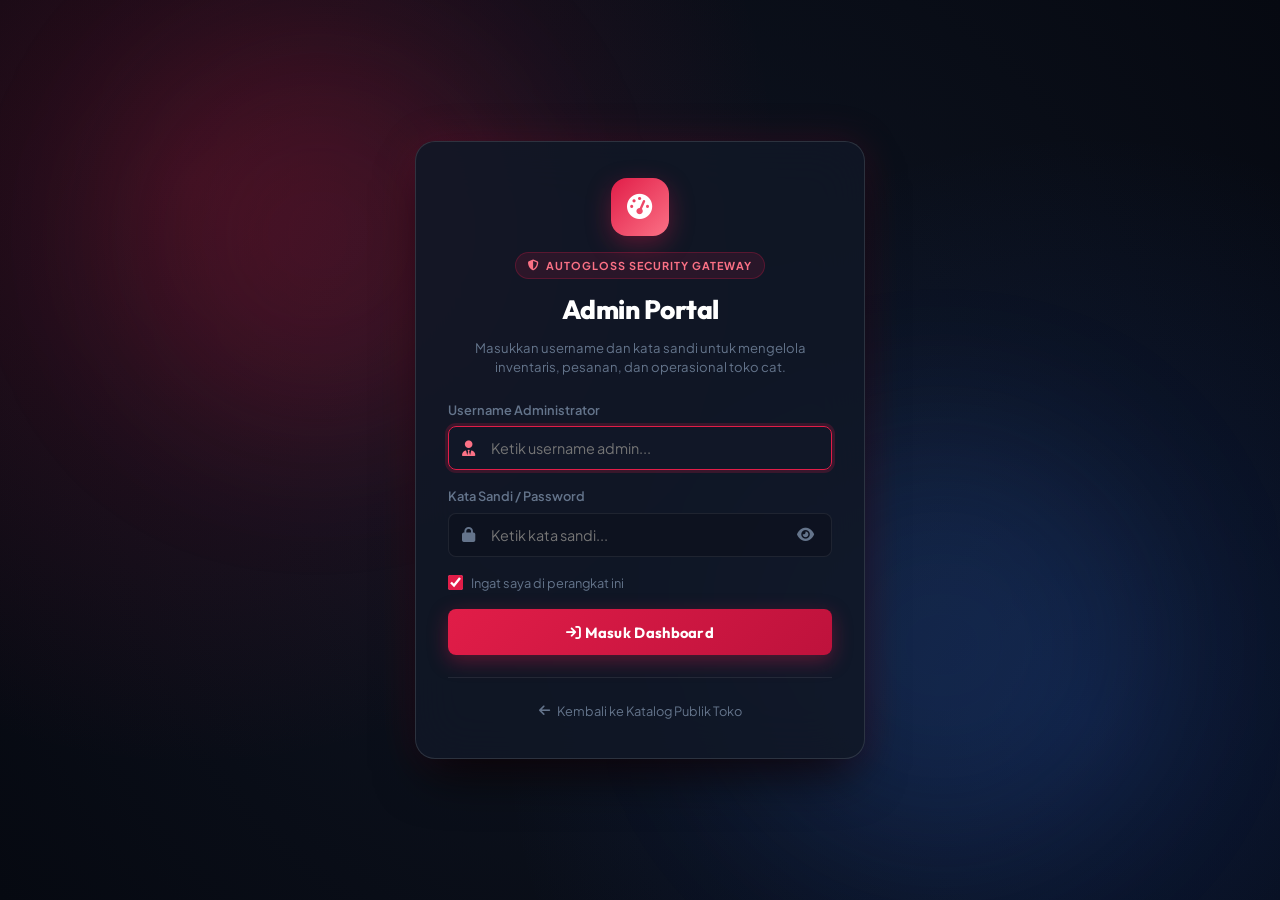
<file: Pem. Web - Copy/admin.html>
<!DOCTYPE html>
<html lang="id">
<head>
    <meta charset="UTF-8">
    <meta name="viewport" content="width=device-width, initial-scale=1.0">
    <title>Admin Dashboard | AutoGloss Hub</title>
    
    <!-- Google Fonts -->
    <link rel="preconnect" href="https://fonts.googleapis.com">
    <link rel="preconnect" href="https://fonts.gstatic.com" crossorigin>
    <link href="https://fonts.googleapis.com/css2?family=Outfit:wght@400;500;600;700;800;900&family=Plus+Jakarta+Sans:wght@300;400;500;600;700;800&display=swap" rel="stylesheet">
    
    <!-- Font Awesome Icons -->
    <link rel="stylesheet" href="https://cdnjs.cloudflare.com/ajax/libs/font-awesome/6.5.1/css/all.min.css">
    
    <!-- Admin Stylesheet -->
    <link rel="stylesheet" href="css/admin.css">
    <link rel="stylesheet" href="css/style.css">
</head>
<body class="auth-locked">

    <!-- ==========================================================================
         ADMIN AUTHENTICATION GATEWAY / LOGIN SCREEN
         ========================================================================== -->
    <div id="adminLoginScreen" class="admin-login-screen">
        <div class="login-decor-blob blob-1"></div>
        <div class="login-decor-blob blob-2"></div>

        <div class="admin-login-card" id="adminLoginCard">
            <!-- Brand Header -->
            <div class="login-brand-header">
                <div class="login-brand-logo">
                    <i class="fa-solid fa-gauge-high"></i>
                </div>
                <div class="login-badge-pill">
                    <i class="fa-solid fa-shield-halved"></i>
                    <span>AUTOGLOSS SECURITY GATEWAY</span>
                </div>
                <h2>Admin Portal</h2>
                <p>Masukkan username dan kata sandi untuk mengelola inventaris, pesanan, dan operasional toko cat.</p>
            </div>

            <!-- Alert Notification Box -->
            <div class="login-alert-box" id="loginAlertBox" style="display: none;">
                <i class="fa-solid fa-circle-exclamation"></i>
                <span id="loginAlertMsg">Username atau kata sandi tidak cocok!</span>
            </div>

            <!-- Login Form -->
            <form id="adminLoginForm" onsubmit="AdminAuth.handleLogin(event)" autocomplete="off">
                <div class="admin-form-group">
                    <label for="adminUsernameInput">Username Administrator</label>
                    <div class="input-icon-wrapper">
                        <i class="fa-solid fa-user-tie input-icon"></i>
                        <input type="text" class="admin-form-control login-input" id="adminUsernameInput" placeholder="Ketik username admin..." required autofocus>
                    </div>
                </div>

                <div class="admin-form-group">
                    <div class="login-password-header">
                        <label for="adminPasswordInput">Kata Sandi / Password</label>
                    </div>
                    <div class="input-icon-wrapper">
                        <i class="fa-solid fa-lock input-icon"></i>
                        <input type="password" class="admin-form-control login-input" id="adminPasswordInput" placeholder="Ketik kata sandi..." required>
                        <button type="button" class="btn-toggle-password" onclick="AdminAuth.togglePasswordVisibility('adminPasswordInput', this)" title="Lihat/Sembunyikan Sandi" tabindex="-1">
                            <i class="fa-solid fa-eye"></i>
                        </button>
                    </div>
                </div>

                <div class="login-options-row">
                    <label class="remember-checkbox-label">
                        <input type="checkbox" id="adminRememberMe" checked>
                        <span>Ingat saya di perangkat ini</span>
                    </label>
                </div>

                <button type="submit" class="btn-login-submit" id="btnLoginSubmit">
                    <span class="btn-text" id="loginBtnText">
                        <i class="fa-solid fa-arrow-right-to-bracket"></i> Masuk Dashboard
                    </span>
                    <span class="btn-spinner" id="loginBtnSpinner" style="display: none;">
                        <i class="fa-solid fa-circle-notch fa-spin"></i> Memverifikasi...
                    </span>
                </button>
            </form>

            <div class="login-card-footer">
                <a href="index.html" class="link-back-store">
                    <i class="fa-solid fa-arrow-left"></i> Kembali ke Katalog Publik Toko
                </a>
            </div>
        </div>
    </div>

    <!-- ADMIN SIDEBAR -->
    <aside class="admin-sidebar" id="adminSidebar">
        <div class="sidebar-header">
            <div class="sidebar-logo-icon">
                <i class="fa-solid fa-gauge-high"></i>
            </div>
            <div class="sidebar-logo-text">
                <h2>AUTOGLOSS</h2>
                <span>ADMIN PANEL</span>
            </div>
        </div>

        <nav class="sidebar-nav">
            <div class="nav-section-title">Menu Utama</div>
            <a href="#dashboard" class="admin-nav-item active" data-tab="dashboard">
                <i class="fa-solid fa-chart-pie"></i>
                <span>Dashboard</span>
            </a>
            <a href="#produk" class="admin-nav-item" data-tab="produk">
                <i class="fa-solid fa-boxes-stacked"></i>
                <span>Produk & Promo</span>
            </a>
            <a href="#stok" class="admin-nav-item" data-tab="stok">
                <i class="fa-solid fa-warehouse"></i>
                <span>Stok Inventaris</span>
            </a>
            <a href="#pesanan" class="admin-nav-item" data-tab="pesanan">
                <i class="fa-solid fa-clipboard-list"></i>
                <span>Pesanan Masuk</span>
            </a>

            <div class="nav-section-title">Manajemen & Sistem</div>
            <a href="#pelanggan" class="admin-nav-item" data-tab="pelanggan">
                <i class="fa-solid fa-users"></i>
                <span>Pelanggan</span>
            </a>
            <a href="#pengaturan" class="admin-nav-item" data-tab="pengaturan">
                <i class="fa-solid fa-sliders"></i>
                <span>Pengaturan Toko</span>
            </a>
        </nav>

        <div class="sidebar-footer">
            <a href="index.html" class="btn-back-to-store">
                <i class="fa-solid fa-store"></i>
                <span>Kembali ke Toko</span>
            </a>
            <button type="button" class="btn-sidebar-logout" onclick="AdminAuth.logout()">
                <i class="fa-solid fa-arrow-right-from-bracket"></i>
                <span>Keluar (Logout)</span>
            </button>
        </div>
    </aside>

    <!-- ADMIN MAIN CONTENT AREA -->
    <main class="admin-main">
        <!-- TOPBAR -->
        <header class="admin-topbar">
            <div class="topbar-left">
                <div class="page-title">
                    <h1 id="adminPageTitle">Dashboard Ringkasan Bisnis</h1>
                </div>
            </div>

            <div class="topbar-right">
                <div class="clock-display" id="adminClock">
                    <!-- Real-time clock via admin.js -->
                </div>
                <div class="admin-profile" id="adminTopProfile">
                    <div class="avatar" id="adminTopAvatar">AD</div>
                    <div class="profile-info">
                        <h4 id="adminProfileName">Admin Toko</h4>
                        <span id="adminProfileRole">Kepala Gudang & Kasir</span>
                    </div>
                </div>
                <button type="button" class="btn-topbar-logout" onclick="AdminAuth.logout()" title="Keluar dari Panel Admin">
                    <i class="fa-solid fa-arrow-right-from-bracket"></i>
                    <span>Keluar</span>
                </button>
            </div>
        </header>

        <!-- CONTAINER -->
        <div class="admin-container">

            <!-- ==========================================
                 TAB 1: DASHBOARD
                 ========================================== -->
            <div class="tab-content active" id="tab-dashboard">
                <!-- KPI Statistics Cards -->
                <div class="stats-grid">
                    <div class="stat-card revenue">
                        <div class="stat-info">
                            <span>Total Omset Penjualan</span>
                            <h2 id="statTotalRevenue">Rp 0</h2>
                            <p><i class="fa-solid fa-arrow-trend-up"></i> Akumulasi transaksi toko</p>
                        </div>
                        <div class="stat-icon"><i class="fa-solid fa-money-bill-wave"></i></div>
                    </div>

                    <div class="stat-card orders">
                        <div class="stat-info">
                            <span>Pesanan Masuk</span>
                            <h2 id="statTotalOrders">0 Pesanan</h2>
                            <p><i class="fa-solid fa-truck-ramp-box"></i> Pick Up & Delivery</p>
                        </div>
                        <div class="stat-icon"><i class="fa-solid fa-cart-flatbed"></i></div>
                    </div>

                    <div class="stat-card stock">
                        <div class="stat-info">
                            <span>Peringatan Stok</span>
                            <h2 id="statLowStock">0 Kritis</h2>
                            <p style="color: #fbbf24;"><i class="fa-solid fa-triangle-exclamation"></i> Stok tersisa &le; 10 kaleng</p>
                        </div>
                        <div class="stat-icon"><i class="fa-solid fa-boxes-packing"></i></div>
                    </div>

                    <div class="stat-card customers">
                        <div class="stat-info">
                            <span>Pelanggan Terdaftar</span>
                            <h2 id="statTotalCustomers">0 Customer</h2>
                            <p><i class="fa-solid fa-user-check"></i> Pelanggan aktif bertransaksi</p>
                        </div>
                        <div class="stat-icon"><i class="fa-solid fa-users"></i></div>
                    </div>
                </div>

                <!-- Alert Banner for Pending Payment Confirmations -->
                <div id="adminPendingPaymentAlert" class="pending-payment-alert" style="display: none;">
                    <div class="pending-alert-icon">
                        <i class="fa-solid fa-bell fa-shake"></i>
                    </div>
                    <div class="pending-alert-content">
                        <h4>Peringatan: Konfirmasi Pembayaran Diperlukan</h4>
                        <p id="pendingAlertText">Ada pesanan baru yang menunggu konfirmasi admin agar pembayaran berhasil masuk ke sistem.</p>
                    </div>
                    <button class="btn-goto-verify" onclick="AdminApp.filterPendingPayments()">
                        <i class="fa-solid fa-list-check"></i> Verifikasi Sekarang
                    </button>
                </div>

                <!-- Dashboard Recent Orders & Best Sellers -->
                <div class="dashboard-grid">
                    <div class="admin-card">
                        <div class="admin-card-header">
                            <h3><i class="fa-solid fa-clock-rotate-left" style="color: #60a5fa;"></i> Pesanan Masuk Terbaru</h3>
                            <button class="btn-primary" style="padding: 6px 14px; font-size: 0.78rem;" onclick="AdminApp.switchTab('pesanan')">
                                Lihat Semua Pesanan
                            </button>
                        </div>
                        <div class="table-responsive">
                            <table class="admin-table">
                                <thead>
                                    <tr>
                                        <th>ID Order</th>
                                        <th>Pelanggan</th>
                                        <th>Metode</th>
                                        <th>Total</th>
                                        <th>Status Pembayaran</th>
                                        <th>Status Pesanan</th>
                                        <th>Aksi</th>
                                    </tr>
                                </thead>
                                <tbody id="dashboardRecentOrders">
                                    <!-- Populated via admin.js -->
                                </tbody>
                            </table>
                        </div>
                    </div>

                    <div class="admin-card">
                        <div class="admin-card-header">
                            <h3><i class="fa-solid fa-fire" style="color: #fb7185;"></i> Produk Terlaris</h3>
                        </div>
                        <div class="admin-card-body" id="dashboardTopProducts">
                            <!-- Populated via admin.js -->
                        </div>
                    </div>
                </div>
            </div>

            <!-- ==========================================
                 TAB 2: PRODUK & PROMO
                 ========================================== -->
            <div class="tab-content" id="tab-produk">
                <div class="admin-card">
                    <div class="admin-card-body">
                        <div class="table-toolbar">
                            <div class="search-filter-box">
                                <input type="text" class="admin-search-input" id="adminProductSearch" placeholder="Cari nama atau ID produk..." oninput="AdminApp.renderProductsTable(this.value, document.getElementById('adminCategoryFilter').value)">
                                
                                <select class="admin-select" id="adminCategoryFilter" onchange="AdminApp.renderProductsTable(document.getElementById('adminProductSearch').value, this.value)">
                                    <option value="Semua">Semua Kategori</option>
                                    <option value="Cat Mobil">Cat Mobil</option>
                                    <option value="Cat Tembok">Cat Tembok</option>
                                    <option value="Cat Kayu">Cat Kayu</option>
                                    <option value="Cat Besi">Cat Besi</option>
                                    <option value="Cat Eksterior">Cat Eksterior</option>
                                    <option value="Aksesoris">Aksesoris</option>
                                </select>
                            <div style="display: flex; gap: 8px; flex-wrap: wrap;">
                                <button class="btn-admin-action-outline" onclick="AdminApp.syncWithRestApi()" title="Sinkronkan data dengan REST API">
                                    <i class="fa-solid fa-arrows-rotate"></i> Sinkron REST API
                                </button>
                                <button class="btn-admin-action" onclick="AdminApp.openAddProductModal()">
                                    <i class="fa-solid fa-plus"></i> Tambah Produk Baru
                                </button>
                            </div>
                        </div>

                        <div class="table-responsive">
                            <table class="admin-table">
                                <thead>
                                    <tr>
                                        <th>ID</th>
                                        <th>Nama Produk & Kemasan</th>
                                        <th>Kategori</th>
                                        <th>Harga Jual</th>
                                        <th>Status Promo</th>
                                        <th>Stok</th>
                                        <th>Aksi</th>
                                    </tr>
                                </thead>
                                <tbody id="productsTableBody">
                                    <!-- Populated via admin.js -->
                                </tbody>
                            </table>
                        </div>
                    </div>
                </div>
            </div>

            <!-- ==========================================
                 TAB 3: STOK & INVENTARIS
                 ========================================== -->
            <div class="tab-content" id="tab-stok">
                <div class="admin-card">
                    <div class="admin-card-body">
                        <div class="table-toolbar">
                            <div class="search-filter-box">
                                <select class="admin-select" onchange="AdminApp.renderStockTable(this.value)">
                                    <option value="all">Semua Kondisi Stok</option>
                                    <option value="low">Hanya Stok Menipis (&le; 10)</option>
                                    <option value="empty">Hanya Stok Habis (0)</option>
                                </select>
                            </div>
                        </div>

                        <div class="table-responsive">
                            <table class="admin-table">
                                <thead>
                                    <tr>
                                        <th>ID</th>
                                        <th>Nama Produk</th>
                                        <th>Kategori</th>
                                        <th>Kemasan</th>
                                        <th>Penyesuaian Cepat (+ / -)</th>
                                        <th>Status Stok</th>
                                        <th>Aksi</th>
                                    </tr>
                                </thead>
                                <tbody id="stockTableBody">
                                    <!-- Populated via admin.js -->
                                </tbody>
                            </table>
                        </div>
                    </div>
                </div>
            </div>

            <!-- ==========================================
                 TAB 4: PESANAN (PICK UP & DELIVERY)
                 ========================================== -->
            <div class="tab-content" id="tab-pesanan">
                <div class="admin-card">
                    <div class="admin-card-body">
                        <!-- Quick Filter Pills -->
                        <div class="order-quick-pills">
                            <button type="button" class="order-pill-btn active" data-filter="all" onclick="AdminApp.setQuickFilter('all')">
                                Semua Pesanan (<span id="pillCountAll">0</span>)
                            </button>
                            <button type="button" class="order-pill-btn alert-pill" data-filter="pending_payment" onclick="AdminApp.setQuickFilter('pending_payment')">
                                <i class="fa-solid fa-hourglass-half"></i> Perlu Konfirmasi Bayar (<span id="pillCountPending">0</span>)
                            </button>
                            <button type="button" class="order-pill-btn" data-filter="Diproses" onclick="AdminApp.setQuickFilter('Diproses')">
                                <i class="fa-solid fa-arrows-rotate"></i> Sedang Diproses (<span id="pillCountProcessing">0</span>)
                            </button>
                            <button type="button" class="order-pill-btn" data-filter="shipping" onclick="AdminApp.setQuickFilter('shipping')">
                                <i class="fa-solid fa-truck-fast"></i> Siap / Dikirim (<span id="pillCountShipping">0</span>)
                            </button>
                            <button type="button" class="order-pill-btn" data-filter="Selesai" onclick="AdminApp.setQuickFilter('Selesai')">
                                <i class="fa-solid fa-circle-check"></i> Selesai (<span id="pillCountCompleted">0</span>)
                            </button>
                        </div>

                        <div class="table-toolbar" style="margin-top: 14px;">
                            <div class="search-filter-box">
                                <input type="text" class="admin-search-input" id="adminOrderSearch" placeholder="Cari No. Pesanan / Nama / No. WA..." oninput="AdminApp.renderOrdersTable()">

                                <select class="admin-select" id="orderFilterType" onchange="AdminApp.renderOrdersTable()">
                                    <option value="all">Semua Tipe Pemenuhan</option>
                                    <option value="pickup">Ambil di Toko (Pick Up)</option>
                                    <option value="delivery">Pengantaran (Delivery)</option>
                                </select>

                                <select class="admin-select" id="orderFilterPayment" onchange="AdminApp.renderOrdersTable()">
                                    <option value="all">Semua Pembayaran</option>
                                    <option value="pending_verify">⏳ Menunggu Konfirmasi Admin</option>
                                    <option value="lunas">✔ Lunas (Berhasil Masuk)</option>
                                    <option value="rejected">✖ Ditolak / Belum Masuk</option>
                                    <option value="cash">💵 Bayar di Kasir / COD</option>
                                </select>

                                <select class="admin-select" id="orderFilterStatus" onchange="AdminApp.renderOrdersTable()">
                                    <option value="all">Semua Status Pesanan</option>
                                    <option value="Pending">Pending / Menunggu Konfirmasi</option>
                                    <option value="Diproses">Diproses</option>
                                    <option value="Siap Diambil">Siap Diambil</option>
                                    <option value="Sedang Dikirim">Sedang Dikirim</option>
                                    <option value="Selesai">Selesai</option>
                                    <option value="Dibatalkan">Dibatalkan</option>
                                </select>
                            </div>
                        </div>

                        <div class="table-responsive">
                            <table class="admin-table">
                                <thead>
                                    <tr>
                                        <th>No. Pesanan & Waktu</th>
                                        <th>Pelanggan & Kontak</th>
                                        <th>Metode & Detail Tujuan</th>
                                        <th>Total Tagihan</th>
                                        <th style="min-width: 230px;">Konfirmasi Pembayaran (Admin)</th>
                                        <th>Status Pesanan</th>
                                        <th>Aksi</th>
                                    </tr>
                                </thead>
                                <tbody id="ordersTableBody">
                                    <!-- Populated via admin.js -->
                                </tbody>
                            </table>
                        </div>
                    </div>
                </div>
            </div>

            <!-- ==========================================
                 TAB 5: PELANGGAN
                 ========================================== -->
            <div class="tab-content" id="tab-pelanggan">
                <div class="admin-card">
                    <div class="admin-card-body">
                        <div class="table-responsive">
                            <table class="admin-table">
                                <thead>
                                    <tr>
                                        <th>ID</th>
                                        <th>Nama Pelanggan</th>
                                        <th>No. WhatsApp</th>
                                        <th>Email</th>
                                        <th>Total Pesanan</th>
                                        <th>Total Transaksi</th>
                                        <th>Terakhir Belanja</th>
                                    </tr>
                                </thead>
                                <tbody id="customersTableBody">
                                    <!-- Populated via admin.js -->
                                </tbody>
                            </table>
                        </div>
                    </div>
                </div>
            </div>

            <!-- ==========================================
                 TAB 6: PENGATURAN
                 ========================================== -->
            <div class="tab-content" id="tab-pengaturan">
                <div class="settings-section-card">
                    <h3><i class="fa-solid fa-store" style="color: var(--primary);"></i> Informasi Umum Toko</h3>
                    <p>Atur identitas toko, nomor bantuan pelanggan WhatsApp, dan jadwal jam kerja.</p>

                    <div class="form-row">
                        <div class="admin-form-group">
                            <label>Nama Toko</label>
                            <input type="text" class="admin-form-control" id="settingStoreName">
                        </div>
                        <div class="admin-form-group">
                            <label>Tagline / Slogan</label>
                            <input type="text" class="admin-form-control" id="settingStoreTagline">
                        </div>
                    </div>

                    <div class="form-row">
                        <div class="admin-form-group">
                            <label>No. WhatsApp CS Toko</label>
                            <input type="text" class="admin-form-control" id="settingStorePhone">
                        </div>
                        <div class="admin-form-group">
                            <label>Email Toko</label>
                            <input type="email" class="admin-form-control" id="settingStoreEmail">
                        </div>
                    </div>

                    <div class="admin-form-group">
                        <label>Alamat Toko Pusat</label>
                        <input type="text" class="admin-form-control" id="settingStoreAddress">
                    </div>

                    <div class="admin-form-group">
                        <label>Jam Operasional</label>
                        <input type="text" class="admin-form-control" id="settingStoreHours">
                    </div>

                    <div style="display: flex; gap: 12px; margin-top: 20px;">
                        <button type="button" class="btn-admin-action" onclick="AdminApp.saveSettings()">
                            <i class="fa-solid fa-floppy-disk"></i> Simpan Pengaturan
                        </button>
                    </div>
                </div>

                <!-- KREDENSIAL & KEAMANAN AKUN ADMIN -->
                <div class="settings-section-card" id="adminSecurityCard">
                    <h3><i class="fa-solid fa-user-shield" style="color: #60a5fa;"></i> Keamanan & Akun Login Administrator</h3>
                    <p>Perbarui username dan kata sandi akses administrator untuk mengamankan data transaksi dan inventaris toko.</p>

                    <form id="formUpdateCredentials" onsubmit="AdminAuth.handleUpdateCredentials(event)">
                        <div class="form-row">
                            <div class="admin-form-group">
                                <label>Username Admin Baru *</label>
                                <div class="input-icon-wrapper">
                                    <i class="fa-solid fa-user-pen input-icon"></i>
                                    <input type="text" class="admin-form-control login-input" id="settingNewUsername" placeholder="Username baru..." required>
                                </div>
                            </div>
                            <div class="admin-form-group">
                                <label>Kata Sandi Saat Ini (Verifikasi) *</label>
                                <div class="input-icon-wrapper">
                                    <i class="fa-solid fa-lock input-icon"></i>
                                    <input type="password" class="admin-form-control login-input" id="settingCurrentPassword" placeholder="Sandi saat ini..." required>
                                    <button type="button" class="btn-toggle-password" onclick="AdminAuth.togglePasswordVisibility('settingCurrentPassword', this)" tabindex="-1">
                                        <i class="fa-solid fa-eye"></i>
                                    </button>
                                </div>
                            </div>
                        </div>

                        <div class="form-row">
                            <div class="admin-form-group">
                                <label>Kata Sandi Baru *</label>
                                <div class="input-icon-wrapper">
                                    <i class="fa-solid fa-key input-icon"></i>
                                    <input type="password" class="admin-form-control login-input" id="settingNewPassword" placeholder="Minimal 5 karakter..." required>
                                    <button type="button" class="btn-toggle-password" onclick="AdminAuth.togglePasswordVisibility('settingNewPassword', this)" tabindex="-1">
                                        <i class="fa-solid fa-eye"></i>
                                    </button>
                                </div>
                            </div>
                            <div class="admin-form-group">
                                <label>Konfirmasi Kata Sandi Baru *</label>
                                <div class="input-icon-wrapper">
                                    <i class="fa-solid fa-shield-halved input-icon"></i>
                                    <input type="password" class="admin-form-control login-input" id="settingConfirmPassword" placeholder="Ulangi kata sandi baru..." required>
                                    <button type="button" class="btn-toggle-password" onclick="AdminAuth.togglePasswordVisibility('settingConfirmPassword', this)" tabindex="-1">
                                        <i class="fa-solid fa-eye"></i>
                                    </button>
                                </div>
                            </div>
                        </div>

                        <div id="credentialAlertBox" style="display: none; padding: 10px 14px; border-radius: var(--radius-sm); font-size: 0.84rem; margin-bottom: 14px;"></div>

                        <div style="display: flex; gap: 12px; margin-top: 10px;">
                            <button type="submit" class="btn-admin-action" style="background: linear-gradient(135deg, #2563eb, #3b82f6);">
                                <i class="fa-solid fa-shield-halved"></i> Simpan Perubahan Akun
                            </button>
                        </div>
                    </form>
                </div>

                <div class="settings-section-card" style="border-color: rgba(239, 68, 68, 0.3);">
                    <h3 style="color: #f87171;"><i class="fa-solid fa-triangle-exclamation"></i> Reset Database Demo</h3>
                    <p>Kembalikan seluruh data katalog, pesanan, dan stok ke data bawaan awal untuk presentasi dosen / pengujian sistem.</p>
                    <button type="button" class="btn-icon-action delete" style="width: auto; padding: 10px 18px; border-radius: var(--radius-sm); font-weight: 600;" onclick="AdminApp.resetAllData()">
                        <i class="fa-solid fa-arrows-rotate"></i> Reset Seluruh Data ke Bawaan
                    </button>
                </div>
            </div>

        </div>
    </main>

    <!-- MODAL TAMBAH / EDIT PRODUK -->
    <div class="admin-modal-overlay" id="productFormModal">
        <div class="admin-modal">
            <div class="admin-modal-header">
                <h3 id="productModalTitle">Tambah Produk Baru</h3>
                <button class="btn-close-modal" onclick="AdminApp.closeProductModal()"><i class="fa-solid fa-xmark"></i></button>
            </div>
            <div class="admin-modal-body">
                <form id="productForm">
                    <div class="admin-form-group">
                        <label>Nama Produk Lengkap *</label>
                        <input type="text" class="admin-form-control" id="formProdName" placeholder="Contoh: Sikkens Autoclear Plus 2K" required>
                    </div>

                    <div class="form-row">
                        <div class="admin-form-group">
                            <label>Kategori Utama *</label>
                            <select class="admin-form-control" id="formProdCategory">
                                <option value="Cat Mobil">Cat Mobil</option>
                                <option value="Cat Tembok">Cat Tembok</option>
                                <option value="Cat Kayu">Cat Kayu</option>
                                <option value="Cat Besi">Cat Besi</option>
                                <option value="Cat Eksterior">Cat Eksterior</option>
                                <option value="Aksesoris">Aksesoris</option>
                            </select>
                        </div>
                        <div class="admin-form-group">
                            <label>Sub-Kategori</label>
                            <input type="text" class="admin-form-control" id="formProdSub" placeholder="Contoh: Clear Coat / Body Paint">
                        </div>
                    </div>

                    <div class="form-row">
                        <div class="admin-form-group">
                            <label>Harga Jual (Rp) *</label>
                            <input type="number" class="admin-form-control" id="formProdPrice" placeholder="150000" required>
                        </div>
                        <div class="admin-form-group">
                            <label>Harga Normal / Coret (Rp)</label>
                            <input type="number" class="admin-form-control" id="formProdOriginalPrice" placeholder="180000">
                        </div>
                    </div>

                    <div class="form-row">
                        <div class="admin-form-group">
                            <label>Jumlah Stok Awal *</label>
                            <input type="number" class="admin-form-control" id="formProdStock" placeholder="25" required>
                        </div>
                        <div class="admin-form-group">
                            <label>Satuan Kemasan</label>
                            <input type="text" class="admin-form-control" id="formProdUnit" placeholder="1 Liter / 2.5 Liter / 1 Kg">
                        </div>
                    </div>

                    <!-- Promo Settings -->
                    <div style="background: rgba(225, 29, 72, 0.08); border: 1px dashed rgba(225, 29, 72, 0.3); border-radius: var(--radius-sm); padding: 14px; margin-bottom: 16px;">
                        <label style="display: flex; align-items: center; gap: 8px; color: #fb7185; font-weight: 700; cursor: pointer;">
                            <input type="checkbox" id="formIsPromo">
                            <span>Pasang sebagai Produk Promo Diskon</span>
                        </label>
                        <div style="margin-top: 10px;">
                            <label style="font-size: 0.78rem; color: var(--text-muted);">Persentase Diskon (%)</label>
                            <input type="number" class="admin-form-control" id="formProdDiscount" placeholder="Contoh: 15" style="width: 120px;">
                        </div>
                    </div>

                    <div class="admin-form-group">
                        <label>URL Gambar Produk</label>
                        <input type="text" class="admin-form-control" id="formProdImage" placeholder="https://images.unsplash.com/...">
                    </div>

                    <div class="admin-form-group">
                        <label>Deskripsi & Keunggulan</label>
                        <textarea class="admin-form-control" id="formProdDesc" rows="3" placeholder="Deskripsikan formula cat, ketahanan cuaca, dan cara pemakaian..."></textarea>
                    </div>
                </form>
            </div>
            <div class="admin-modal-footer">
                <button type="button" class="btn-secondary" onclick="AdminApp.closeProductModal()">Batal</button>
                <button type="button" class="btn-admin-action" onclick="AdminApp.saveProductForm()">
                    <i class="fa-solid fa-check"></i> Simpan Produk
                </button>
            </div>
        </div>
    </div>

    <!-- MODAL SURAT JALAN / INVOICE ADMIN -->
    <div class="admin-modal-overlay" id="adminInvoiceModal">
        <div class="admin-modal" style="max-width: 680px; background: #fff;">
            <div class="admin-modal-header" style="background: #f8fafc; border-bottom: 1px solid #e2e8f0;">
                <h3 style="color: #0f172a;"><i class="fa-solid fa-print"></i> Cetak Surat Jalan & Nota Kasir</h3>
                <button class="btn-close-modal" onclick="AdminApp.closeAdminInvoiceModal()" style="color: #64748b;"><i class="fa-solid fa-xmark"></i></button>
            </div>
            <div class="admin-modal-body" id="adminInvoiceContent" style="padding: 0;">
                <!-- Populated via admin.js -->
            </div>
            <div class="admin-modal-footer" style="background: #f8fafc; border-top: 1px solid #e2e8f0;">
                <button type="button" class="btn-secondary" onclick="AdminApp.closeAdminInvoiceModal()" style="color: #334155; border-color: #cbd5e1;">Tutup</button>
                <button type="button" class="btn-admin-action" onclick="window.print()">
                    <i class="fa-solid fa-print"></i> Cetak Surat Jalan
                </button>
            </div>
        </div>
    </div>

    <!-- MODAL VERIFIKASI PEMBAYARAN & LIHAT BUKTI BAYAR ADMIN -->
    <div class="admin-modal-overlay" id="adminPaymentProofModal">
        <div class="admin-modal" style="max-width: 580px;">
            <div class="admin-modal-header">
                <h3><i class="fa-solid fa-receipt" style="color: #60a5fa;"></i> Verifikasi Pembayaran & Bukti Transfer</h3>
                <button class="btn-close-modal" onclick="AdminApp.closePaymentProofModal()"><i class="fa-solid fa-xmark"></i></button>
            </div>
            <div class="admin-modal-body" id="adminPaymentProofBody" style="padding: 20px;">
                <!-- Populated via admin.js -->
            </div>
            <div class="admin-modal-footer" id="adminPaymentProofFooter">
                <!-- Action buttons populated via admin.js -->
            </div>
        </div>
    </div>

    <!-- Toast Notification -->
    <div id="adminToast" class="admin-toast">
        <i class="fa-solid fa-circle-check" id="adminToastIcon"></i>
        <span id="adminToastMsg">Berhasil!</span>
    </div>

    <!-- Scripts -->
    <script src="js/data.js"></script>
    <script src="js/admin.js"></script>
</body>
</html>
</file>
<file: Pem. Web - Copy/css/admin.css>
/* ==========================================================================
   AUTOGLOSS ADMIN DASHBOARD - MODERN BACKOFFICE STYLES
   Pemrograman Web - Semester 5
   ========================================================================== */

@import url('https://fonts.googleapis.com/css2?family=Outfit:wght@400;500;600;700;800&family=Plus+Jakarta+Sans:wght@300;400;500;600;700&display=swap');

:root {
    --admin-bg: #090d16;
    --sidebar-bg: #0d121f;
    --card-bg: #111726;
    --card-surface: #171f33;
    --border-color: rgba(255, 255, 255, 0.08);

    --primary: #e11d48;
    --primary-light: #fb7185;
    --primary-glow: rgba(225, 29, 72, 0.35);

    --accent-blue: #3b82f6;
    --accent-green: #10b981;
    --accent-amber: #f59e0b;
    --accent-purple: #8b5cf6;

    --text-main: #f8fafc;
    --text-muted: #94a3b8;
    --text-faint: #64748b;

    --font-head: 'Outfit', sans-serif;
    --font-body: 'Plus Jakarta Sans', sans-serif;

    --radius-sm: 8px;
    --radius-md: 12px;
    --radius-lg: 18px;

    --transition: all 0.2s ease;
}

*,
*::before,
*::after {
    margin: 0;
    padding: 0;
    box-sizing: border-box;
}

body {
    font-family: var(--font-body);
    background-color: var(--admin-bg);
    color: var(--text-main);
    display: flex;
    min-height: 100vh;
    overflow-x: hidden;
}

/* ==========================================================================
   SIDEBAR
   ========================================================================== */
.admin-sidebar {
    width: 260px;
    background-color: var(--sidebar-bg);
    border-right: 1px solid var(--border-color);
    display: flex;
    flex-direction: column;
    position: fixed;
    top: 0;
    bottom: 0;
    left: 0;
    z-index: 100;
    transition: var(--transition);
}

.sidebar-header {
    padding: 24px 20px;
    border-bottom: 1px solid var(--border-color);
    display: flex;
    align-items: center;
    gap: 12px;
}

.sidebar-logo-icon {
    width: 38px;
    height: 38px;
    background: linear-gradient(135deg, var(--primary), #fb7185);
    border-radius: 10px;
    display: flex;
    align-items: center;
    justify-content: center;
    color: #fff;
    font-size: 1.1rem;
    box-shadow: 0 4px 12px var(--primary-glow);
}

.sidebar-logo-text h2 {
    font-family: var(--font-head);
    font-size: 1.15rem;
    font-weight: 800;
    color: #fff;
    line-height: 1.1;
}

.sidebar-logo-text span {
    font-size: 0.68rem;
    text-transform: uppercase;
    letter-spacing: 1.2px;
    color: var(--primary-light);
    font-weight: 700;
}

.sidebar-nav {
    flex: 1;
    padding: 20px 14px;
    overflow-y: auto;
    display: flex;
    flex-direction: column;
    gap: 6px;
}

.nav-section-title {
    font-size: 0.68rem;
    font-weight: 700;
    text-transform: uppercase;
    letter-spacing: 1px;
    color: var(--text-faint);
    padding: 10px 12px 6px;
}

.admin-nav-item {
    display: flex;
    align-items: center;
    gap: 12px;
    padding: 11px 16px;
    border-radius: var(--radius-sm);
    color: var(--text-muted);
    font-size: 0.9rem;
    font-weight: 500;
    cursor: pointer;
    transition: var(--transition);
    text-decoration: none;
}

.admin-nav-item i {
    font-size: 1.05rem;
    width: 20px;
    text-align: center;
}

.admin-nav-item:hover {
    background: rgba(255, 255, 255, 0.05);
    color: #fff;
}

.admin-nav-item.active {
    background: linear-gradient(90deg, rgba(225, 29, 72, 0.15), rgba(225, 29, 72, 0.05));
    border-left: 3px solid var(--primary);
    color: #fff;
    font-weight: 600;
}

.admin-nav-item.active i {
    color: var(--primary-light);
}

.nav-badge {
    margin-left: auto;
    background: var(--primary);
    color: #fff;
    font-size: 0.72rem;
    font-weight: 700;
    padding: 2px 7px;
    border-radius: 99px;
}

.sidebar-footer {
    padding: 16px 18px;
    border-top: 1px solid var(--border-color);
}

.btn-back-to-store {
    width: 100%;
    background: rgba(255, 255, 255, 0.06);
    border: 1px solid var(--border-color);
    color: #fff;
    padding: 10px 14px;
    border-radius: var(--radius-sm);
    display: flex;
    align-items: center;
    justify-content: center;
    gap: 8px;
    font-size: 0.85rem;
    font-weight: 600;
    text-decoration: none;
    transition: var(--transition);
}

.btn-back-to-store:hover {
    background: var(--primary);
    border-color: var(--primary);
}

/* ==========================================================================
   MAIN CONTENT AREA
   ========================================================================== */
.admin-main {
    margin-left: 260px;
    flex: 1;
    display: flex;
    flex-direction: column;
    min-height: 100vh;
}

.admin-topbar {
    height: 70px;
    background: rgba(13, 18, 31, 0.85);
    backdrop-filter: blur(12px);
    border-bottom: 1px solid var(--border-color);
    padding: 0 30px;
    display: flex;
    justify-content: space-between;
    align-items: center;
    position: sticky;
    top: 0;
    z-index: 90;
}

.topbar-left {
    display: flex;
    align-items: center;
    gap: 16px;
}

.page-title h1 {
    font-family: var(--font-head);
    font-size: 1.35rem;
    font-weight: 800;
    color: #fff;
}

.topbar-right {
    display: flex;
    align-items: center;
    gap: 20px;
}

.clock-display {
    font-size: 0.82rem;
    color: var(--text-muted);
    display: flex;
    align-items: center;
    gap: 6px;
}

.admin-profile {
    display: flex;
    align-items: center;
    gap: 10px;
}

.avatar {
    width: 36px;
    height: 36px;
    border-radius: 50%;
    background: linear-gradient(135deg, var(--accent-blue), var(--accent-purple));
    display: flex;
    align-items: center;
    justify-content: center;
    font-weight: 700;
    font-size: 0.85rem;
    color: #fff;
}

.profile-info h4 {
    font-size: 0.85rem;
    font-weight: 600;
    color: #fff;
    line-height: 1.2;
}

.profile-info span {
    font-size: 0.7rem;
    color: var(--text-faint);
}

.admin-container {
    padding: 30px;
    flex: 1;
}

/* Tab Panels */
.tab-content {
    display: none;
    animation: fadeIn 0.25s ease;
}

.tab-content.active {
    display: block;
}

@keyframes fadeIn {
    from {
        opacity: 0;
        transform: translateY(4px);
    }

    to {
        opacity: 1;
        transform: translateY(0);
    }
}

/* ==========================================================================
   METRIC STATS CARDS (DASHBOARD)
   ========================================================================== */
.stats-grid {
    display: grid;
    grid-template-columns: repeat(4, 1fr);
    gap: 20px;
    margin-bottom: 30px;
}

.stat-card {
    background: var(--card-bg);
    border: 1px solid var(--border-color);
    border-radius: var(--radius-md);
    padding: 22px;
    display: flex;
    justify-content: space-between;
    align-items: center;
    position: relative;
    overflow: hidden;
}

.stat-card::before {
    content: '';
    position: absolute;
    top: 0;
    left: 0;
    width: 4px;
    height: 100%;
}

.stat-card.revenue::before {
    background: var(--primary);
}

.stat-card.orders::before {
    background: var(--accent-blue);
}

.stat-card.stock::before {
    background: var(--accent-amber);
}

.stat-card.customers::before {
    background: var(--accent-green);
}

.stat-info span {
    font-size: 0.8rem;
    font-weight: 600;
    color: var(--text-muted);
    text-transform: uppercase;
    letter-spacing: 0.5px;
    display: block;
    margin-bottom: 6px;
}

.stat-info h2 {
    font-family: var(--font-head);
    font-size: 1.65rem;
    font-weight: 800;
    color: #fff;
    line-height: 1.1;
    margin-bottom: 6px;
}

.stat-info p {
    font-size: 0.75rem;
    color: var(--accent-green);
    display: flex;
    align-items: center;
    gap: 4px;
}

.stat-icon {
    width: 48px;
    height: 48px;
    border-radius: 12px;
    display: flex;
    align-items: center;
    justify-content: center;
    font-size: 1.4rem;
}

.stat-card.revenue .stat-icon {
    background: rgba(225, 29, 72, 0.15);
    color: var(--primary-light);
}

.stat-card.orders .stat-icon {
    background: rgba(59, 130, 246, 0.15);
    color: var(--accent-blue);
}

.stat-card.stock .stat-icon {
    background: rgba(245, 158, 11, 0.15);
    color: var(--accent-amber);
}

.stat-card.customers .stat-icon {
    background: rgba(16, 185, 129, 0.15);
    color: var(--accent-green);
}

/* Dashboard Sections */
.dashboard-grid {
    display: grid;
    grid-template-columns: 2fr 1fr;
    gap: 24px;
    margin-bottom: 30px;
}

.admin-card {
    background: var(--card-bg);
    border: 1px solid var(--border-color);
    border-radius: var(--radius-md);
    overflow: hidden;
}

.admin-card-header {
    padding: 18px 22px;
    border-bottom: 1px solid var(--border-color);
    display: flex;
    justify-content: space-between;
    align-items: center;
    background: rgba(255, 255, 255, 0.015);
}

.admin-card-header h3 {
    font-size: 1.05rem;
    font-weight: 700;
    color: #fff;
    display: flex;
    align-items: center;
    gap: 10px;
}

.admin-card-body {
    padding: 22px;
}

/* ==========================================================================
   DATA TABLES
   ========================================================================== */
.table-toolbar {
    display: flex;
    justify-content: space-between;
    align-items: center;
    margin-bottom: 20px;
    gap: 16px;
    flex-wrap: wrap;
}

.search-filter-box {
    display: flex;
    align-items: center;
    gap: 12px;
    flex: 1;
}

.admin-search-input {
    background: var(--card-surface);
    border: 1px solid var(--border-color);
    color: #fff;
    padding: 9px 16px;
    border-radius: var(--radius-sm);
    font-size: 0.85rem;
    min-width: 250px;
}

.admin-select {
    background: var(--card-surface);
    border: 1px solid var(--border-color);
    color: #fff;
    padding: 9px 14px;
    border-radius: var(--radius-sm);
    font-size: 0.85rem;
}

.btn-admin-action {
    background: var(--primary);
    color: #fff;
    padding: 9px 18px;
    border-radius: var(--radius-sm);
    font-size: 0.85rem;
    font-weight: 600;
    display: inline-flex;
    align-items: center;
    gap: 8px;
    box-shadow: 0 4px 12px var(--primary-glow);
}

.btn-admin-action:hover {
    background: #be123c;
}

.btn-admin-action-outline {
    background: rgba(255, 255, 255, 0.05);
    border: 1px solid rgba(255, 255, 255, 0.2);
    color: var(--text-primary);
    padding: 9px 16px;
    border-radius: var(--radius-sm);
    font-size: 0.85rem;
    font-weight: 600;
    display: inline-flex;
    align-items: center;
    gap: 8px;
    cursor: pointer;
    transition: var(--transition);
}

.btn-admin-action-outline:hover {
    background: rgba(255, 255, 255, 0.12);
    border-color: rgba(255, 255, 255, 0.4);
    color: #fff;
    transform: translateY(-1px);
}

.table-responsive {
    overflow-x: auto;
}

.admin-table {
    width: 100%;
    border-collapse: collapse;
    font-size: 0.85rem;
    text-align: left;
}

.admin-table th {
    background: rgba(255, 255, 255, 0.02);
    color: var(--text-muted);
    font-weight: 600;
    padding: 12px 16px;
    border-bottom: 1px solid var(--border-color);
    text-transform: uppercase;
    font-size: 0.72rem;
    letter-spacing: 0.5px;
}

.admin-table td {
    padding: 14px 16px;
    border-bottom: 1px solid var(--border-color);
    color: var(--text-main);
    vertical-align: middle;
}

.admin-table tr:hover td {
    background: rgba(255, 255, 255, 0.02);
}

.table-product-cell {
    display: flex;
    align-items: center;
    gap: 12px;
}

.table-img {
    width: 44px;
    height: 44px;
    border-radius: 8px;
    object-fit: cover;
    background: #000;
}

.table-product-info h4 {
    font-size: 0.85rem;
    font-weight: 600;
    color: #fff;
    line-height: 1.2;
}

.table-product-info span {
    font-size: 0.72rem;
    color: var(--text-faint);
}

.badge-promo-tag {
    background: rgba(225, 29, 72, 0.15);
    color: var(--primary-light);
    border: 1px solid rgba(225, 29, 72, 0.3);
    padding: 2px 8px;
    border-radius: var(--radius-sm);
    font-size: 0.7rem;
    font-weight: 700;
}

.action-btn-group {
    display: flex;
    gap: 6px;
}

.btn-icon-action {
    width: 30px;
    height: 30px;
    border-radius: 6px;
    background: rgba(255, 255, 255, 0.05);
    border: 1px solid var(--border-color);
    color: var(--text-muted);
    display: flex;
    align-items: center;
    justify-content: center;
    font-size: 0.8rem;
}

.btn-icon-action:hover {
    background: rgba(255, 255, 255, 0.1);
    color: #fff;
}

.btn-icon-action.delete:hover {
    background: rgba(239, 68, 68, 0.2);
    border-color: #ef4444;
    color: #ef4444;
}

/* Quick Stock Input */
.stock-adjust-cell {
    display: flex;
    align-items: center;
    gap: 6px;
}

.stock-val-pill {
    padding: 3px 8px;
    border-radius: 6px;
    font-weight: 700;
    font-size: 0.85rem;
}

.stock-val-pill.safe {
    background: rgba(16, 185, 129, 0.15);
    color: #34d399;
}

.stock-val-pill.low {
    background: rgba(245, 158, 11, 0.15);
    color: #fbbf24;
}

.stock-val-pill.empty {
    background: rgba(239, 68, 68, 0.15);
    color: #f87171;
}

.btn-quick-stock {
    width: 24px;
    height: 24px;
    border-radius: 4px;
    background: var(--card-surface);
    border: 1px solid var(--border-color);
    color: #fff;
    display: flex;
    align-items: center;
    justify-content: center;
    font-size: 0.75rem;
}

.btn-quick-stock:hover {
    background: var(--primary);
}

/* Order Status Select in Table */
.order-status-select {
    background: var(--card-surface);
    border: 1px solid var(--border-color);
    color: #fff;
    padding: 5px 8px;
    border-radius: 6px;
    font-size: 0.8rem;
    font-weight: 600;
}

/* Pending Payment Alert Banner on Dashboard */
.pending-payment-alert {
    background: linear-gradient(135deg, rgba(245, 158, 11, 0.18), rgba(217, 119, 6, 0.08));
    border: 1px solid rgba(245, 158, 11, 0.4);
    border-radius: var(--radius-md);
    padding: 14px 20px;
    margin-bottom: 24px;
    display: flex;
    align-items: center;
    gap: 16px;
    box-shadow: 0 4px 20px rgba(245, 158, 11, 0.1);
    animation: fadeIn 0.3s ease-out;
}

.pending-alert-icon {
    width: 44px;
    height: 44px;
    border-radius: 10px;
    background: rgba(245, 158, 11, 0.2);
    display: flex;
    align-items: center;
    justify-content: center;
    font-size: 1.3rem;
    color: #fbbf24;
    flex-shrink: 0;
}

.pending-alert-content {
    flex: 1;
}

.pending-alert-content h4 {
    margin: 0 0 2px 0;
    color: #fbbf24;
    font-size: 0.95rem;
    font-weight: 700;
}

.pending-alert-content p {
    margin: 0;
    color: #e2e8f0;
    font-size: 0.82rem;
}

.btn-goto-verify {
    background: #f59e0b;
    color: #0f172a;
    border: none;
    padding: 8px 16px;
    border-radius: 6px;
    font-size: 0.82rem;
    font-weight: 700;
    cursor: pointer;
    display: inline-flex;
    align-items: center;
    gap: 6px;
    transition: all 0.2s;
    white-space: nowrap;
}

.btn-goto-verify:hover {
    background: #fbbf24;
    transform: translateY(-1px);
}

/* Order Quick Pills */
.order-quick-pills {
    display: flex;
    gap: 8px;
    flex-wrap: wrap;
    align-items: center;
    padding-bottom: 12px;
    border-bottom: 1px solid var(--border-color);
}

.order-pill-btn {
    background: rgba(255, 255, 255, 0.05);
    border: 1px solid var(--border-color);
    color: var(--text-muted);
    padding: 6px 14px;
    border-radius: 20px;
    font-size: 0.8rem;
    font-weight: 600;
    cursor: pointer;
    display: inline-flex;
    align-items: center;
    gap: 6px;
    transition: all 0.2s;
}

.order-pill-btn:hover {
    background: rgba(255, 255, 255, 0.1);
    color: #fff;
}

.order-pill-btn.active {
    background: var(--primary);
    border-color: var(--primary);
    color: #fff;
    box-shadow: 0 2px 10px var(--primary-glow);
}

.order-pill-btn.alert-pill {
    border-color: rgba(245, 158, 11, 0.4);
    color: #fbbf24;
}

.order-pill-btn.alert-pill:hover,
.order-pill-btn.alert-pill.active {
    background: #d97706;
    border-color: #d97706;
    color: #fff;
    box-shadow: 0 2px 10px rgba(217, 119, 6, 0.3);
}

/* Admin Payment Action Cell */
.admin-payment-action-block {
    display: flex;
    flex-direction: column;
    gap: 5px;
}

.badge-payment-pending {
    display: inline-flex;
    align-items: center;
    gap: 5px;
    padding: 3px 8px;
    border-radius: 4px;
    font-size: 0.72rem;
    font-weight: 700;
    background: rgba(245, 158, 11, 0.15);
    color: #fbbf24;
    border: 1px solid rgba(245, 158, 11, 0.3);
    width: fit-content;
}

.badge-payment-success {
    display: inline-flex;
    align-items: center;
    gap: 5px;
    padding: 3px 8px;
    border-radius: 4px;
    font-size: 0.72rem;
    font-weight: 700;
    background: rgba(16, 185, 129, 0.15);
    color: #34d399;
    border: 1px solid rgba(16, 185, 129, 0.3);
    width: fit-content;
}

.badge-payment-danger {
    display: inline-flex;
    align-items: center;
    gap: 5px;
    padding: 3px 8px;
    border-radius: 4px;
    font-size: 0.72rem;
    font-weight: 700;
    background: rgba(239, 68, 68, 0.15);
    color: #f87171;
    border: 1px solid rgba(239, 68, 68, 0.3);
    width: fit-content;
}

.badge-payment-cash {
    display: inline-flex;
    align-items: center;
    gap: 5px;
    padding: 3px 8px;
    border-radius: 4px;
    font-size: 0.72rem;
    font-weight: 700;
    background: rgba(59, 130, 246, 0.15);
    color: #60a5fa;
    border: 1px solid rgba(59, 130, 246, 0.3);
    width: fit-content;
}

.payment-confirmed-time {
    font-size: 0.68rem;
    color: #94a3b8;
    display: flex;
    align-items: center;
    gap: 4px;
}

.admin-verify-btn-group {
    display: flex;
    gap: 6px;
    margin-top: 2px;
}

.btn-verify-success {
    background: #10b981;
    color: #fff;
    border: none;
    padding: 5px 10px;
    border-radius: 4px;
    font-size: 0.75rem;
    font-weight: 700;
    cursor: pointer;
    display: inline-flex;
    align-items: center;
    gap: 5px;
    transition: all 0.2s;
    width: fit-content;
}

.btn-verify-success:hover {
    background: #059669;
    transform: translateY(-1px);
}

.btn-verify-danger {
    background: rgba(239, 68, 68, 0.15);
    color: #f87171;
    border: 1px solid rgba(239, 68, 68, 0.4);
    padding: 5px 8px;
    border-radius: 4px;
    font-size: 0.75rem;
    font-weight: 600;
    cursor: pointer;
    display: inline-flex;
    align-items: center;
    gap: 4px;
    transition: all 0.2s;
}

.btn-verify-danger:hover {
    background: #ef4444;
    color: #fff;
}

.btn-xs-verify-success {
    background: #10b981;
    color: #fff;
    border: none;
    padding: 3px 8px;
    border-radius: 4px;
    font-size: 0.7rem;
    font-weight: 700;
    cursor: pointer;
    display: inline-flex;
    align-items: center;
    gap: 4px;
}

.btn-xs-verify-danger {
    background: rgba(239, 68, 68, 0.2);
    color: #f87171;
    border: 1px solid rgba(239, 68, 68, 0.4);
    padding: 3px 6px;
    border-radius: 4px;
    font-size: 0.7rem;
    cursor: pointer;
}

.btn-sm-view-proof {
    background: rgba(56, 189, 248, 0.12);
    border: 1px solid rgba(56, 189, 248, 0.3);
    color: #38bdf8;
    padding: 3px 8px;
    border-radius: 4px;
    font-size: 0.72rem;
    font-weight: 600;
    cursor: pointer;
    display: inline-flex;
    align-items: center;
    gap: 4px;
    width: fit-content;
    transition: all 0.2s;
}

.btn-sm-view-proof:hover {
    background: #38bdf8;
    color: #0f172a;
}

.btn-sm-revert {
    background: transparent;
    border: 1px solid rgba(255, 255, 255, 0.15);
    color: var(--text-faint);
    padding: 2px 6px;
    border-radius: 4px;
    font-size: 0.68rem;
    cursor: pointer;
    display: inline-flex;
    align-items: center;
    gap: 4px;
}

.btn-sm-revert:hover {
    color: #fff;
    border-color: rgba(255, 255, 255, 0.3);
}

.no-proof-note {
    font-size: 0.68rem;
    color: var(--text-faint);
    display: flex;
    align-items: center;
    gap: 4px;
}

/* Modals */
.admin-modal-overlay {
    position: fixed;
    top: 0;
    left: 0;
    right: 0;
    bottom: 0;
    background: rgba(0, 0, 0, 0.8);
    backdrop-filter: blur(4px);
    z-index: 200;
    display: flex;
    align-items: center;
    justify-content: center;
    padding: 20px;
    opacity: 0;
    visibility: hidden;
    transition: var(--transition);
}

.admin-modal-overlay.active {
    opacity: 1;
    visibility: visible;
}

.admin-modal {
    background: var(--sidebar-bg);
    border: 1px solid var(--border-color);
    border-radius: var(--radius-md);
    width: 100%;
    max-width: 600px;
    max-height: 90vh;
    overflow-y: auto;
    box-shadow: 0 15px 40px rgba(0, 0, 0, 0.8);
}

.admin-modal-header {
    padding: 18px 22px;
    border-bottom: 1px solid var(--border-color);
    display: flex;
    justify-content: space-between;
    align-items: center;
}

.admin-modal-header h3 {
    font-size: 1.15rem;
    font-weight: 700;
    color: #fff;
}

.admin-modal-body {
    padding: 22px;
}

.admin-form-group {
    margin-bottom: 16px;
}

.admin-form-group label {
    display: block;
    font-size: 0.8rem;
    font-weight: 600;
    color: var(--text-muted);
    margin-bottom: 6px;
}

.admin-form-control {
    width: 100%;
    background: var(--card-bg);
    border: 1px solid var(--border-color);
    border-radius: var(--radius-sm);
    padding: 9px 12px;
    color: #fff;
    font-size: 0.85rem;
}

.admin-form-control:focus {
    border-color: var(--primary);
}

.admin-modal-footer {
    padding: 16px 22px;
    border-top: 1px solid var(--border-color);
    display: flex;
    justify-content: flex-end;
    gap: 10px;
    background: rgba(0, 0, 0, 0.2);
}

/* Settings Forms */
.settings-section-card {
    background: var(--card-bg);
    border: 1px solid var(--border-color);
    border-radius: var(--radius-md);
    padding: 24px;
    margin-bottom: 24px;
}

.settings-section-card h3 {
    font-size: 1.1rem;
    font-weight: 700;
    color: #fff;
    margin-bottom: 6px;
}

.settings-section-card p {
    font-size: 0.82rem;
    color: var(--text-muted);
    margin-bottom: 20px;
}

/* Responsive Admin */
@media (max-width: 1024px) {
    .stats-grid {
        grid-template-columns: repeat(2, 1fr);
    }

    .dashboard-grid {
        grid-template-columns: 1fr;
    }
}

@media (max-width: 768px) {
    .admin-sidebar {
        transform: translateX(-100%);
    }

    .admin-sidebar.open {
        transform: translateX(0);
    }

    .admin-main {
        margin-left: 0;
    }

    .stats-grid {
        grid-template-columns: 1fr;
    }
}

/* ==========================================================================
   ADMIN AUTHENTICATION & LOGIN GATEWAY
   ========================================================================== */

.admin-login-screen {
    position: fixed;
    inset: 0;
    z-index: 999999;
    background: #060911;
    background-image:
        radial-gradient(circle at 15% 20%, rgba(225, 29, 72, 0.18) 0%, transparent 45%),
        radial-gradient(circle at 85% 80%, rgba(37, 99, 235, 0.16) 0%, transparent 45%),
        radial-gradient(circle at 50% 50%, rgba(17, 24, 39, 0.8) 0%, #060911 100%);
    display: flex;
    align-items: center;
    justify-content: center;
    padding: 24px;
    overflow-y: auto;
    transition: opacity 0.35s cubic-bezier(0.16, 1, 0.3, 1), visibility 0.35s ease;
}

.admin-login-screen.hidden {
    opacity: 0;
    visibility: hidden;
    pointer-events: none;
}

/* Ambient Blobs */
.login-decor-blob {
    position: absolute;
    border-radius: 50%;
    filter: blur(80px);
    pointer-events: none;
    z-index: 0;
}

.login-decor-blob.blob-1 {
    width: 380px;
    height: 380px;
    background: rgba(225, 29, 72, 0.15);
    top: 5%;
    left: 10%;
    animation: blobFloat 12s ease-in-out infinite alternate;
}

.login-decor-blob.blob-2 {
    width: 420px;
    height: 420px;
    background: rgba(59, 130, 246, 0.12);
    bottom: 5%;
    right: 10%;
    animation: blobFloat 15s ease-in-out infinite alternate-reverse;
}

@keyframes blobFloat {
    0% {
        transform: translate(0, 0) scale(1);
    }

    100% {
        transform: translate(30px, 40px) scale(1.08);
    }
}

/* Login Card */
.admin-login-card {
    position: relative;
    z-index: 10;
    width: 100%;
    max-width: 450px;
    background: rgba(17, 23, 38, 0.88);
    backdrop-filter: blur(24px);
    -webkit-backdrop-filter: blur(24px);
    border: 1px solid rgba(255, 255, 255, 0.12);
    box-shadow:
        0 25px 50px -12px rgba(0, 0, 0, 0.8),
        0 0 40px rgba(225, 29, 72, 0.15);
    border-radius: 20px;
    padding: 36px 32px;
    animation: loginCardAppear 0.4s cubic-bezier(0.16, 1, 0.3, 1);
}

@keyframes loginCardAppear {
    from {
        opacity: 0;
        transform: translateY(20px) scale(0.96);
    }

    to {
        opacity: 1;
        transform: translateY(0) scale(1);
    }
}

/* Card Shake on Error */
.admin-login-card.shake {
    animation: cardShake 0.45s cubic-bezier(0.36, 0.07, 0.19, 0.97) both;
}

@keyframes cardShake {

    10%,
    90% {
        transform: translate3d(-2px, 0, 0);
    }

    20%,
    80% {
        transform: translate3d(4px, 0, 0);
    }

    30%,
    50%,
    70% {
        transform: translate3d(-6px, 0, 0);
    }

    40%,
    60% {
        transform: translate3d(6px, 0, 0);
    }
}

/* Brand Header */
.login-brand-header {
    text-align: center;
    margin-bottom: 24px;
}

.login-brand-logo {
    width: 58px;
    height: 58px;
    margin: 0 auto 14px;
    background: linear-gradient(135deg, var(--primary), #fb7185);
    border-radius: 16px;
    display: flex;
    align-items: center;
    justify-content: center;
    font-size: 1.6rem;
    color: #fff;
    box-shadow: 0 8px 24px var(--primary-glow);
}

.login-badge-pill {
    display: inline-flex;
    align-items: center;
    gap: 6px;
    background: rgba(225, 29, 72, 0.12);
    border: 1px solid rgba(225, 29, 72, 0.25);
    color: var(--primary-light);
    font-size: 0.68rem;
    font-weight: 700;
    text-transform: uppercase;
    letter-spacing: 1px;
    padding: 4px 12px;
    border-radius: 99px;
    margin-bottom: 10px;
}

.login-brand-header h2 {
    font-family: var(--font-head);
    font-size: 1.65rem;
    font-weight: 800;
    color: #fff;
    margin-bottom: 6px;
    letter-spacing: -0.5px;
}

.login-brand-header p {
    font-size: 0.82rem;
    color: var(--text-muted);
    line-height: 1.45;
}

/* Alert Notification */
.login-alert-box {
    display: flex;
    align-items: center;
    gap: 10px;
    background: rgba(239, 68, 68, 0.12);
    border: 1px solid rgba(239, 68, 68, 0.35);
    color: #fca5a5;
    padding: 11px 14px;
    border-radius: var(--radius-sm);
    font-size: 0.82rem;
    margin-bottom: 18px;
    animation: fadeIn 0.25s ease;
}

.login-alert-box i {
    font-size: 1rem;
    flex-shrink: 0;
}

/* Input with icon & toggle */
.input-icon-wrapper {
    position: relative;
    display: flex;
    align-items: center;
}

.input-icon-wrapper .input-icon {
    position: absolute;
    left: 14px;
    color: var(--text-faint);
    font-size: 0.95rem;
    pointer-events: none;
    transition: var(--transition);
}

.input-icon-wrapper .login-input {
    padding-left: 42px;
    padding-right: 42px;
    height: 44px;
    background: rgba(13, 18, 31, 0.85);
    border: 1px solid var(--border-color);
    border-radius: var(--radius-sm);
    color: #fff;
    font-size: 0.9rem;
    transition: var(--transition);
}

.input-icon-wrapper .login-input:focus {
    border-color: var(--primary);
    background: rgba(17, 24, 39, 0.95);
    box-shadow: 0 0 0 3px rgba(225, 29, 72, 0.2);
}

.input-icon-wrapper .login-input:focus+.input-icon,
.input-icon-wrapper:focus-within .input-icon {
    color: var(--primary-light);
}

.btn-toggle-password {
    position: absolute;
    right: 12px;
    background: none;
    border: none;
    color: var(--text-faint);
    font-size: 0.95rem;
    cursor: pointer;
    padding: 6px;
    display: flex;
    align-items: center;
    justify-content: center;
    transition: var(--transition);
}

.btn-toggle-password:hover {
    color: #fff;
}

.login-password-header {
    display: flex;
    justify-content: space-between;
    align-items: center;
    margin-bottom: 6px;
}

.login-password-header label {
    margin-bottom: 0;
}

.forgot-hint {
    font-size: 0.72rem;
    color: var(--text-faint);
    cursor: help;
}

/* Remember me row */
.login-options-row {
    display: flex;
    align-items: center;
    justify-content: space-between;
    margin: 14px 0 16px;
}

.remember-checkbox-label {
    display: flex;
    align-items: center;
    gap: 8px;
    color: var(--text-muted);
    font-size: 0.8rem;
    cursor: pointer;
    user-select: none;
}

.remember-checkbox-label input[type="checkbox"] {
    accent-color: var(--primary);
    width: 15px;
    height: 15px;
    cursor: pointer;
}

/* Demo account quick hint */
.demo-account-hint {
    background: rgba(30, 41, 59, 0.5);
    border: 1px dashed rgba(255, 255, 255, 0.15);
    border-radius: var(--radius-sm);
    padding: 10px 12px;
    margin-bottom: 18px;
}

.demo-hint-header {
    display: flex;
    align-items: center;
    gap: 6px;
    font-size: 0.73rem;
    color: #fbbf24;
    font-weight: 600;
    margin-bottom: 6px;
}

.demo-hint-body {
    display: flex;
    align-items: center;
    justify-content: space-between;
    flex-wrap: wrap;
    gap: 6px;
}

.demo-hint-body code {
    background: rgba(0, 0, 0, 0.35);
    color: #e2e8f0;
    font-size: 0.74rem;
    padding: 3px 7px;
    border-radius: 4px;
    font-family: monospace;
}

.demo-hint-body code b {
    color: var(--primary-light);
}

.btn-fill-demo {
    background: rgba(225, 29, 72, 0.18);
    border: 1px solid rgba(225, 29, 72, 0.35);
    color: #fff;
    font-size: 0.72rem;
    font-weight: 600;
    padding: 3px 10px;
    border-radius: 4px;
    cursor: pointer;
    display: inline-flex;
    align-items: center;
    gap: 4px;
    transition: var(--transition);
}

.btn-fill-demo:hover {
    background: var(--primary);
    border-color: var(--primary);
}

/* Submit Button */
.btn-login-submit {
    width: 100%;
    height: 46px;
    background: linear-gradient(135deg, var(--primary), #be123c);
    border: none;
    border-radius: var(--radius-sm);
    color: #fff;
    font-size: 0.92rem;
    font-weight: 700;
    font-family: var(--font-head);
    letter-spacing: 0.3px;
    display: flex;
    align-items: center;
    justify-content: center;
    gap: 8px;
    cursor: pointer;
    box-shadow: 0 6px 20px var(--primary-glow);
    transition: var(--transition);
}

.btn-login-submit:hover {
    background: linear-gradient(135deg, #f43f5e, var(--primary));
    transform: translateY(-1px);
    box-shadow: 0 8px 24px rgba(225, 29, 72, 0.5);
}

.btn-login-submit:active {
    transform: translateY(1px);
}

.btn-login-submit:disabled {
    opacity: 0.7;
    cursor: not-allowed;
    transform: none;
}

/* Card footer */
.login-card-footer {
    margin-top: 22px;
    text-align: center;
    padding-top: 18px;
    border-top: 1px solid var(--border-color);
}

.link-back-store {
    color: var(--text-muted);
    font-size: 0.8rem;
    text-decoration: none;
    display: inline-flex;
    align-items: center;
    gap: 7px;
    transition: var(--transition);
}

.link-back-store:hover {
    color: #fff;
}

/* Topbar & Sidebar Logout Buttons */
.btn-topbar-logout {
    display: inline-flex;
    align-items: center;
    gap: 8px;
    padding: 7px 14px;
    background: rgba(239, 68, 68, 0.12);
    border: 1px solid rgba(239, 68, 68, 0.25);
    color: #fca5a5;
    border-radius: var(--radius-sm);
    font-size: 0.8rem;
    font-weight: 600;
    cursor: pointer;
    transition: var(--transition);
}

.btn-topbar-logout:hover {
    background: #ef4444;
    border-color: #ef4444;
    color: #fff;
    box-shadow: 0 4px 12px rgba(239, 68, 68, 0.35);
}

.btn-sidebar-logout {
    width: 100%;
    margin-top: 8px;
    background: rgba(239, 68, 68, 0.08);
    border: 1px solid rgba(239, 68, 68, 0.2);
    color: #f87171;
    padding: 9px 14px;
    border-radius: var(--radius-sm);
    display: flex;
    align-items: center;
    justify-content: center;
    gap: 8px;
    font-size: 0.82rem;
    font-weight: 600;
    cursor: pointer;
    transition: var(--transition);
}

.btn-sidebar-logout:hover {
    background: #ef4444;
    border-color: #ef4444;
    color: #fff;
}

/* Floating Toast */
.admin-toast {
    position: fixed;
    bottom: 24px;
    right: 24px;
    z-index: 1000000;
    background: rgba(15, 23, 42, 0.95);
    border: 1px solid var(--border-color);
    backdrop-filter: blur(12px);
    color: #fff;
    padding: 12px 20px;
    border-radius: var(--radius-md);
    display: flex;
    align-items: center;
    gap: 10px;
    font-size: 0.85rem;
    box-shadow: 0 10px 30px rgba(0, 0, 0, 0.5);
    opacity: 0;
    visibility: hidden;
    transform: translateY(12px);
    transition: all 0.3s cubic-bezier(0.16, 1, 0.3, 1);
}

.admin-toast.show {
    opacity: 1;
    visibility: visible;
    transform: translateY(0);
}

.admin-toast.success {
    border-color: rgba(16, 185, 129, 0.4);
}

.admin-toast.success i {
    color: #34d399;
}

.admin-toast.error {
    border-color: rgba(239, 68, 68, 0.4);
}

.admin-toast.error i {
    color: #f87171;
}

/* Hide admin layout when not authenticated */
body.auth-locked .admin-sidebar,
body.auth-locked .admin-main {
    display: none !important;
}
</file>
<file: Pem. Web - Copy/css/style.css>
/* ==========================================================================
   AUTOGLOSS & COATING HUB - MODERN DESIGN SYSTEM & STYLES
   Pemrograman Web - Semester 5
   ========================================================================== */

@import url('https://fonts.googleapis.com/css2?family=Outfit:wght@300;400;500;600;700;800;900&family=Plus+Jakarta+Sans:wght@300;400;500;600;700;800&display=swap');

:root {
    /* Color Palette */
    --bg-dark: #0a0e17;
    --bg-card: rgba(18, 24, 38, 0.85);
    --bg-card-hover: rgba(26, 35, 54, 0.95);
    --bg-surface: #111827;
    --bg-input: #1a2234;
    
    --primary: #e11d48; /* Racing Crimson Red */
    --primary-hover: #be123c;
    --primary-glow: rgba(225, 29, 72, 0.35);

    --accent-blue: #2563eb;
    --accent-cyan: #06b6d4;
    --accent-gold: #f59e0b;
    --accent-green: #10b981;

    --text-primary: #f8fafc;
    --text-secondary: #94a3b8;
    --text-muted: #64748b;
    
    --border-color: rgba(255, 255, 255, 0.08);
    --border-highlight: rgba(225, 29, 72, 0.4);

    --font-heading: 'Outfit', sans-serif;
    --font-body: 'Plus Jakarta Sans', sans-serif;

    --radius-sm: 8px;
    --radius-md: 14px;
    --radius-lg: 20px;
    --radius-full: 9999px;

    --shadow-soft: 0 10px 30px -10px rgba(0, 0, 0, 0.6);
    --shadow-glow: 0 0 25px rgba(225, 29, 72, 0.25);
    --transition: all 0.25s cubic-bezier(0.16, 1, 0.3, 1);
}

/* Base Reset */
*, *::before, *::after {
    margin: 0;
    padding: 0;
    box-sizing: border-box;
}

html {
    scroll-behavior: smooth;
    font-size: 16px;
}

body {
    font-family: var(--font-body);
    background-color: var(--bg-dark);
    color: var(--text-primary);
    line-height: 1.6;
    overflow-x: hidden;
    position: relative;
    background-image: 
        radial-gradient(circle at 10% 20%, rgba(225, 29, 72, 0.07) 0%, transparent 40%),
        radial-gradient(circle at 90% 70%, rgba(37, 99, 235, 0.08) 0%, transparent 45%),
        radial-gradient(circle at 50% 50%, rgba(15, 23, 42, 0.6) 0%, transparent 100%);
    background-attachment: fixed;
}

a {
    color: inherit;
    text-decoration: none;
    transition: var(--transition);
}

button, input, select, textarea {
    font-family: inherit;
    outline: none;
    border: none;
}

button {
    cursor: pointer;
    transition: var(--transition);
}

img {
    max-width: 100%;
    height: auto;
    display: block;
}

.container {
    width: 100%;
    max-width: 1240px;
    margin: 0 auto;
    padding: 0 20px;
}

/* ==========================================================================
   TOP ANNOUNCEMENT BAR
   ========================================================================== */
.top-bar {
    background: linear-gradient(90deg, #1e1b4b, #831843, #1e1b4b);
    color: #fce7f3;
    font-size: 0.85rem;
    font-weight: 500;
    padding: 8px 0;
    text-align: center;
    border-bottom: 1px solid rgba(255, 255, 255, 0.1);
}

.top-bar .container {
    display: flex;
    justify-content: space-between;
    align-items: center;
    flex-wrap: wrap;
    gap: 10px;
}

.top-bar-badge {
    background: var(--primary);
    color: #fff;
    padding: 2px 10px;
    border-radius: var(--radius-full);
    font-size: 0.72rem;
    font-weight: 700;
    letter-spacing: 0.5px;
    text-transform: uppercase;
}

.top-bar-links {
    display: flex;
    gap: 20px;
}

.top-bar-link {
    color: #fbcfe8;
    display: inline-flex;
    align-items: center;
    gap: 6px;
    font-size: 0.8rem;
}

.top-bar-link:hover {
    color: #fff;
    text-decoration: underline;
}

/* ==========================================================================
   STICKY NAVBAR
   ========================================================================== */
.navbar {
    position: sticky;
    top: 0;
    z-index: 1000;
    background: rgba(10, 14, 23, 0.88);
    backdrop-filter: blur(16px);
    -webkit-backdrop-filter: blur(16px);
    border-bottom: 1px solid var(--border-color);
    padding: 14px 0;
    transition: var(--transition);
}

.navbar .container {
    display: flex;
    align-items: center;
    justify-content: space-between;
    gap: 20px;
}

.brand-logo {
    display: flex;
    align-items: center;
    gap: 12px;
}

.brand-icon {
    width: 44px;
    height: 44px;
    background: linear-gradient(135deg, var(--primary), #fb7185);
    border-radius: 12px;
    display: flex;
    align-items: center;
    justify-content: center;
    color: #fff;
    font-size: 1.3rem;
    box-shadow: 0 4px 15px var(--primary-glow);
}

.brand-text h1 {
    font-family: var(--font-heading);
    font-size: 1.35rem;
    font-weight: 800;
    letter-spacing: -0.5px;
    background: linear-gradient(to right, #ffffff, #f43f5e);
    -webkit-background-clip: text;
    -webkit-text-fill-color: transparent;
    line-height: 1.1;
}

.brand-text span {
    font-size: 0.72rem;
    text-transform: uppercase;
    letter-spacing: 1.5px;
    color: var(--text-secondary);
    display: block;
}

.nav-menu {
    display: flex;
    align-items: center;
    list-style: none;
    gap: 8px;
}

.nav-link {
    padding: 8px 14px;
    border-radius: var(--radius-sm);
    color: var(--text-secondary);
    font-weight: 500;
    font-size: 0.95rem;
    display: flex;
    align-items: center;
    gap: 8px;
    transition: var(--transition);
}

.nav-link:hover, .nav-link.active {
    color: #fff;
    background: rgba(255, 255, 255, 0.06);
}

.nav-link.active {
    color: var(--primary);
    font-weight: 600;
}

.nav-actions {
    display: flex;
    align-items: center;
    gap: 12px;
}

.btn-search-trigger {
    background: var(--bg-input);
    border: 1px solid var(--border-color);
    color: var(--text-secondary);
    padding: 8px 16px;
    border-radius: var(--radius-full);
    display: flex;
    align-items: center;
    gap: 10px;
    font-size: 0.85rem;
    cursor: pointer;
    transition: var(--transition);
}

.btn-search-trigger:hover {
    border-color: rgba(255, 255, 255, 0.2);
    color: #fff;
}

.btn-cart {
    background: rgba(225, 29, 72, 0.12);
    color: #f43f5e;
    border: 1px solid rgba(225, 29, 72, 0.3);
    padding: 8px 16px;
    border-radius: var(--radius-full);
    display: flex;
    align-items: center;
    gap: 8px;
    font-weight: 600;
    font-size: 0.9rem;
    position: relative;
}

.btn-cart:hover {
    background: var(--primary);
    color: #fff;
    box-shadow: 0 4px 15px var(--primary-glow);
}

.cart-count {
    background: var(--primary);
    color: #fff;
    font-size: 0.75rem;
    font-weight: 700;
    width: 20px;
    height: 20px;
    border-radius: 50%;
    display: flex;
    align-items: center;
    justify-content: center;
}

.btn-cart:hover .cart-count {
    background: #fff;
    color: var(--primary);
}

.btn-admin {
    background: linear-gradient(135deg, #334155, #1e293b);
    border: 1px solid rgba(255, 255, 255, 0.15);
    color: #e2e8f0;
    padding: 8px 16px;
    border-radius: var(--radius-full);
    font-size: 0.85rem;
    font-weight: 600;
    display: flex;
    align-items: center;
    gap: 6px;
}

.btn-admin:hover {
    background: linear-gradient(135deg, var(--accent-blue), #1d4ed8);
    color: #fff;
    border-color: transparent;
    box-shadow: 0 4px 15px rgba(37, 99, 235, 0.3);
}

.mobile-menu-toggle {
    display: none;
    background: none;
    border: none;
    color: #fff;
    font-size: 1.4rem;
}

/* ==========================================================================
   HERO SECTION
   ========================================================================== */
.hero {
    position: relative;
    padding: 70px 0 60px;
    overflow: hidden;
}

.hero-grid {
    display: grid;
    grid-template-columns: 1.15fr 0.85fr;
    gap: 40px;
    align-items: center;
}

.hero-content {
    position: relative;
    z-index: 2;
}

.hero-badge {
    display: inline-flex;
    align-items: center;
    gap: 8px;
    padding: 6px 14px;
    background: rgba(225, 29, 72, 0.12);
    border: 1px solid rgba(225, 29, 72, 0.3);
    border-radius: var(--radius-full);
    color: #fb7185;
    font-size: 0.85rem;
    font-weight: 600;
    margin-bottom: 20px;
}

.hero-title {
    font-family: var(--font-heading);
    font-size: 3.2rem;
    font-weight: 800;
    line-height: 1.15;
    letter-spacing: -1px;
    margin-bottom: 20px;
}

.hero-title .highlight {
    background: linear-gradient(135deg, #f43f5e 0%, #fb923c 100%);
    -webkit-background-clip: text;
    -webkit-text-fill-color: transparent;
}

.hero-desc {
    color: var(--text-secondary);
    font-size: 1.1rem;
    margin-bottom: 30px;
    max-width: 540px;
}

.hero-cta {
    display: flex;
    align-items: center;
    gap: 16px;
    flex-wrap: wrap;
    margin-bottom: 40px;
}

.btn-primary {
    background: linear-gradient(135deg, var(--primary) 0%, #be123c 100%);
    color: #fff;
    padding: 14px 28px;
    border-radius: var(--radius-full);
    font-weight: 700;
    font-size: 1rem;
    display: inline-flex;
    align-items: center;
    gap: 10px;
    box-shadow: 0 10px 25px var(--primary-glow);
}

.btn-primary:hover {
    transform: translateY(-2px);
    box-shadow: 0 15px 30px rgba(225, 29, 72, 0.45);
}

.btn-secondary {
    background: rgba(255, 255, 255, 0.05);
    border: 1px solid rgba(255, 255, 255, 0.15);
    color: #fff;
    padding: 14px 26px;
    border-radius: var(--radius-full);
    font-weight: 600;
    font-size: 1rem;
    display: inline-flex;
    align-items: center;
    gap: 10px;
    backdrop-filter: blur(8px);
}

.btn-secondary:hover {
    background: rgba(255, 255, 255, 0.1);
    border-color: rgba(255, 255, 255, 0.3);
}

.hero-features {
    display: grid;
    grid-template-columns: repeat(3, 1fr);
    gap: 16px;
    border-top: 1px solid var(--border-color);
    padding-top: 24px;
}

.feature-pill {
    display: flex;
    align-items: center;
    gap: 10px;
}

.feature-pill-icon {
    width: 36px;
    height: 36px;
    border-radius: 10px;
    background: rgba(255, 255, 255, 0.05);
    display: flex;
    align-items: center;
    justify-content: center;
    color: var(--primary);
    font-size: 1rem;
}

.feature-pill-text h4 {
    font-size: 0.85rem;
    font-weight: 700;
    color: #fff;
}

.feature-pill-text p {
    font-size: 0.72rem;
    color: var(--text-muted);
}

/* Hero Showcase Card */
.hero-visual {
    position: relative;
}

.hero-card {
    background: var(--bg-card);
    border: 1px solid var(--border-color);
    border-radius: var(--radius-lg);
    padding: 24px;
    backdrop-filter: blur(20px);
    box-shadow: var(--shadow-soft);
    position: relative;
    overflow: hidden;
}

.hero-card::before {
    content: '';
    position: absolute;
    top: -50px;
    right: -50px;
    width: 150px;
    height: 150px;
    background: var(--primary-glow);
    filter: blur(50px);
    border-radius: 50%;
}

.hero-image-wrapper {
    width: 100%;
    height: 280px;
    border-radius: var(--radius-md);
    overflow: hidden;
    position: relative;
    margin-bottom: 20px;
}

.hero-image-wrapper img {
    width: 100%;
    height: 100%;
    object-fit: cover;
    transition: transform 0.5s ease;
}

.hero-card:hover .hero-image-wrapper img {
    transform: scale(1.05);
}

.hero-floating-badge {
    position: absolute;
    bottom: 14px;
    left: 14px;
    background: rgba(15, 23, 42, 0.85);
    backdrop-filter: blur(8px);
    border: 1px solid rgba(255, 255, 255, 0.15);
    padding: 6px 14px;
    border-radius: var(--radius-full);
    font-size: 0.8rem;
    font-weight: 700;
    color: #fff;
    display: flex;
    align-items: center;
    gap: 8px;
}

.floating-dot {
    width: 8px;
    height: 8px;
    background: var(--accent-green);
    border-radius: 50%;
    box-shadow: 0 0 8px var(--accent-green);
}

.hero-card-meta {
    display: flex;
    justify-content: space-between;
    align-items: center;
}

.hero-card-title {
    font-size: 1.15rem;
    font-weight: 700;
    color: #fff;
    margin-bottom: 4px;
}

.hero-card-subtitle {
    font-size: 0.85rem;
    color: var(--text-secondary);
}

.hero-card-price {
    text-align: right;
}

.hero-card-price .orig {
    font-size: 0.8rem;
    color: var(--text-muted);
    text-decoration: line-through;
}

.hero-card-price .curr {
    font-size: 1.3rem;
    font-weight: 800;
    color: #fb7185;
}

/* ==========================================================================
   PROMO & FLASH SALE SECTION
   ========================================================================== */
.promo-section {
    padding: 60px 0;
    background: linear-gradient(180deg, rgba(225, 29, 72, 0.05) 0%, transparent 100%);
    border-top: 1px solid rgba(225, 29, 72, 0.15);
    border-bottom: 1px solid var(--border-color);
}

.promo-header {
    display: flex;
    justify-content: space-between;
    align-items: flex-end;
    margin-bottom: 30px;
    flex-wrap: wrap;
    gap: 20px;
}

.promo-title-group {
    display: flex;
    align-items: center;
    gap: 16px;
}

.flash-icon {
    width: 48px;
    height: 48px;
    background: linear-gradient(135deg, var(--accent-gold), #ea580c);
    border-radius: 14px;
    display: flex;
    align-items: center;
    justify-content: center;
    color: #fff;
    font-size: 1.5rem;
    box-shadow: 0 4px 15px rgba(245, 158, 11, 0.3);
}

.promo-title-group h2 {
    font-family: var(--font-heading);
    font-size: 1.85rem;
    font-weight: 800;
    color: #fff;
}

.promo-title-group p {
    font-size: 0.9rem;
    color: var(--text-secondary);
}

.countdown-box {
    display: flex;
    align-items: center;
    gap: 8px;
    background: rgba(17, 24, 39, 0.9);
    border: 1px solid rgba(245, 158, 11, 0.3);
    padding: 8px 16px;
    border-radius: var(--radius-md);
}

.countdown-label {
    font-size: 0.75rem;
    font-weight: 700;
    color: var(--accent-gold);
    text-transform: uppercase;
    letter-spacing: 0.5px;
    margin-right: 6px;
}

.countdown-digits {
    font-family: var(--font-heading);
    font-weight: 800;
    font-size: 1.1rem;
    color: #fff;
    background: #0f172a;
    padding: 3px 8px;
    border-radius: 6px;
    border: 1px solid rgba(255, 255, 255, 0.1);
}

.countdown-sep {
    font-weight: 800;
    color: var(--accent-gold);
}

/* Fulfillment Mode Highlight Banner */
.fulfillment-highlight {
    background: linear-gradient(90deg, rgba(37, 99, 235, 0.12), rgba(16, 185, 129, 0.12));
    border: 1px solid rgba(37, 99, 235, 0.25);
    border-radius: var(--radius-md);
    padding: 18px 24px;
    margin-bottom: 35px;
    display: flex;
    justify-content: space-between;
    align-items: center;
    flex-wrap: wrap;
    gap: 20px;
}

.fulfillment-item {
    display: flex;
    align-items: center;
    gap: 14px;
}

.fulfillment-item-icon {
    width: 44px;
    height: 44px;
    border-radius: 12px;
    display: flex;
    align-items: center;
    justify-content: center;
    font-size: 1.3rem;
}

.icon-pickup {
    background: rgba(16, 185, 129, 0.18);
    color: #34d399;
}

.icon-delivery {
    background: rgba(37, 99, 235, 0.18);
    color: #60a5fa;
}

.fulfillment-item-info h4 {
    font-size: 0.95rem;
    font-weight: 700;
    color: #fff;
}

.fulfillment-item-info p {
    font-size: 0.8rem;
    color: var(--text-secondary);
}

/* ==========================================================================
   CATEGORY QUICK TILES
   ========================================================================== */
.categories-section {
    padding: 50px 0;
}

.section-header {
    text-align: center;
    margin-bottom: 35px;
}

.section-subtitle {
    font-size: 0.8rem;
    font-weight: 700;
    text-transform: uppercase;
    letter-spacing: 2px;
    color: var(--primary);
    margin-bottom: 6px;
}

.section-title {
    font-family: var(--font-heading);
    font-size: 2.2rem;
    font-weight: 800;
    color: #fff;
}

.categories-grid {
    display: grid;
    grid-template-columns: repeat(6, 1fr);
    gap: 16px;
}

.cat-tile {
    background: var(--bg-card);
    border: 1px solid var(--border-color);
    border-radius: var(--radius-md);
    padding: 22px 14px;
    text-align: center;
    cursor: pointer;
    transition: var(--transition);
    display: flex;
    flex-direction: column;
    align-items: center;
    gap: 12px;
}

.cat-tile:hover, .cat-tile.active {
    background: var(--bg-card-hover);
    border-color: var(--border-highlight);
    transform: translateY(-4px);
    box-shadow: 0 10px 20px rgba(0, 0, 0, 0.4);
}

.cat-tile-icon {
    width: 52px;
    height: 52px;
    border-radius: 16px;
    display: flex;
    align-items: center;
    justify-content: center;
    font-size: 1.5rem;
    background: rgba(255, 255, 255, 0.05);
    color: #fb7185;
    transition: var(--transition);
}

.cat-tile:hover .cat-tile-icon, .cat-tile.active .cat-tile-icon {
    background: var(--primary);
    color: #fff;
    transform: scale(1.1);
}

.cat-tile-name {
    font-size: 0.9rem;
    font-weight: 700;
    color: #fff;
}

.cat-tile-count {
    font-size: 0.72rem;
    color: var(--text-muted);
}

/* ==========================================================================
   PRODUCT CATALOG (MAIN VIEW)
   ========================================================================== */
.catalog-section {
    padding: 40px 0 80px;
}

.catalog-controls {
    background: var(--bg-surface);
    border: 1px solid var(--border-color);
    border-radius: var(--radius-lg);
    padding: 16px 20px;
    margin-bottom: 30px;
    display: flex;
    justify-content: space-between;
    align-items: center;
    flex-wrap: wrap;
    gap: 16px;
}

.category-tabs {
    display: flex;
    align-items: center;
    gap: 8px;
    flex-wrap: wrap;
}

.tab-btn {
    background: rgba(255, 255, 255, 0.04);
    border: 1px solid var(--border-color);
    color: var(--text-secondary);
    padding: 8px 16px;
    border-radius: var(--radius-full);
    font-size: 0.85rem;
    font-weight: 600;
    transition: var(--transition);
}

.tab-btn:hover {
    color: #fff;
    border-color: rgba(255, 255, 255, 0.2);
}

.tab-btn.active {
    background: var(--primary);
    border-color: var(--primary);
    color: #fff;
    box-shadow: 0 4px 12px var(--primary-glow);
}

.catalog-filters {
    display: flex;
    align-items: center;
    gap: 14px;
}

.filter-promo-toggle {
    display: flex;
    align-items: center;
    gap: 8px;
    background: rgba(225, 29, 72, 0.1);
    border: 1px solid rgba(225, 29, 72, 0.3);
    padding: 6px 14px;
    border-radius: var(--radius-full);
    cursor: pointer;
    font-size: 0.85rem;
    font-weight: 600;
    color: #fb7185;
}

.filter-promo-toggle input {
    accent-color: var(--primary);
    cursor: pointer;
}

.sort-select {
    background: var(--bg-input);
    border: 1px solid var(--border-color);
    color: #fff;
    padding: 8px 14px;
    border-radius: var(--radius-sm);
    font-size: 0.85rem;
    cursor: pointer;
}

/* Product Cards Grid */
.products-grid {
    display: grid;
    grid-template-columns: repeat(4, 1fr);
    gap: 22px;
}

.product-card {
    background: var(--bg-card);
    border: 1px solid var(--border-color);
    border-radius: var(--radius-md);
    overflow: hidden;
    display: flex;
    flex-direction: column;
    transition: var(--transition);
    position: relative;
}

.product-card:hover {
    transform: translateY(-6px);
    border-color: var(--border-highlight);
    box-shadow: 0 15px 30px rgba(0, 0, 0, 0.5);
}

.product-card-top {
    position: relative;
    width: 100%;
    height: 190px;
    background: #0f172a;
    overflow: hidden;
}

.product-card-img {
    width: 100%;
    height: 100%;
    object-fit: cover;
    transition: transform 0.4s ease;
}

.product-card:hover .product-card-img {
    transform: scale(1.08);
}

.badge-tag {
    position: absolute;
    top: 10px;
    left: 10px;
    padding: 4px 10px;
    border-radius: var(--radius-full);
    font-size: 0.7rem;
    font-weight: 800;
    letter-spacing: 0.5px;
    text-transform: uppercase;
}

.badge-flash {
    background: linear-gradient(135deg, #e11d48, #be123c);
    color: #fff;
    box-shadow: 0 2px 8px rgba(225, 29, 72, 0.4);
}

.badge-best {
    background: linear-gradient(135deg, #d97706, #b45309);
    color: #fff;
}

.badge-promo {
    background: #0284c7;
    color: #fff;
}

.badge-discount-percent {
    position: absolute;
    top: 10px;
    right: 10px;
    background: #dc2626;
    color: #fff;
    padding: 4px 8px;
    border-radius: var(--radius-sm);
    font-size: 0.75rem;
    font-weight: 800;
}

.quick-view-overlay {
    position: absolute;
    bottom: -40px;
    left: 0;
    right: 0;
    background: rgba(15, 23, 42, 0.9);
    backdrop-filter: blur(8px);
    padding: 8px;
    display: flex;
    justify-content: center;
    transition: var(--transition);
}

.product-card:hover .quick-view-overlay {
    bottom: 0;
}

.btn-quick-view {
    background: transparent;
    color: #fff;
    font-size: 0.8rem;
    font-weight: 600;
    display: flex;
    align-items: center;
    gap: 6px;
    padding: 4px 12px;
    border-radius: var(--radius-full);
    border: 1px solid rgba(255, 255, 255, 0.2);
}

.btn-quick-view:hover {
    background: var(--primary);
    border-color: var(--primary);
}

.product-card-body {
    padding: 16px;
    display: flex;
    flex-direction: column;
    flex: 1;
}

.product-category-row {
    display: flex;
    justify-content: space-between;
    align-items: center;
    margin-bottom: 6px;
    font-size: 0.75rem;
}

.product-category-badge {
    color: var(--accent-cyan);
    font-weight: 600;
}

.product-rating {
    color: var(--accent-gold);
    display: flex;
    align-items: center;
    gap: 4px;
    font-weight: 600;
}

.product-card-title {
    font-size: 0.95rem;
    font-weight: 700;
    color: #fff;
    line-height: 1.35;
    margin-bottom: 8px;
    display: -webkit-box;
    -webkit-line-clamp: 2;
    -webkit-box-orient: vertical;
    overflow: hidden;
    min-height: 2.7em;
}

.product-unit-info {
    font-size: 0.75rem;
    color: var(--text-muted);
    margin-bottom: 12px;
}

.product-card-price-row {
    margin-top: auto;
    display: flex;
    justify-content: space-between;
    align-items: flex-end;
    margin-bottom: 14px;
}

.price-box .orig-price {
    font-size: 0.75rem;
    color: var(--text-muted);
    text-decoration: line-through;
}

.price-box .final-price {
    font-family: var(--font-heading);
    font-size: 1.18rem;
    font-weight: 800;
    color: #fb7185;
}

.stock-indicator {
    font-size: 0.72rem;
    font-weight: 600;
    color: var(--accent-green);
}

.stock-indicator.low {
    color: var(--accent-gold);
}

.stock-indicator.out {
    color: #ef4444;
}

.product-card-actions {
    display: flex;
    gap: 8px;
}

.btn-add-cart {
    flex: 1;
    background: rgba(255, 255, 255, 0.08);
    border: 1px solid var(--border-color);
    color: #fff;
    padding: 10px;
    border-radius: var(--radius-sm);
    font-size: 0.85rem;
    font-weight: 600;
    display: flex;
    align-items: center;
    justify-content: center;
    gap: 8px;
}

.btn-add-cart:hover:not(:disabled) {
    background: var(--primary);
    border-color: var(--primary);
    box-shadow: 0 4px 12px var(--primary-glow);
}

.btn-add-cart:disabled {
    opacity: 0.5;
    cursor: not-allowed;
}

/* ==========================================================================
   SEARCH SECTION
   ========================================================================== */
.search-section {
    padding: 40px 0 80px;
    display: none;
}

.search-section.active {
    display: block;
}

.search-box-card {
    background: var(--bg-card);
    border: 1px solid var(--border-color);
    border-radius: var(--radius-lg);
    padding: 30px;
    margin-bottom: 40px;
    box-shadow: var(--shadow-soft);
}

.search-input-wrapper {
    position: relative;
    margin-bottom: 20px;
}

.search-input-wrapper i {
    position: absolute;
    left: 20px;
    top: 50%;
    transform: translateY(-50%);
    font-size: 1.2rem;
    color: var(--text-muted);
}

.search-input-field {
    width: 100%;
    background: var(--bg-input);
    border: 1px solid var(--border-color);
    border-radius: var(--radius-full);
    padding: 16px 20px 16px 54px;
    color: #fff;
    font-size: 1rem;
    transition: var(--transition);
}

.search-input-field:focus {
    border-color: var(--primary);
    box-shadow: 0 0 15px var(--primary-glow);
}

.search-tags {
    display: flex;
    align-items: center;
    gap: 10px;
    flex-wrap: wrap;
}

.search-tags span {
    font-size: 0.8rem;
    color: var(--text-muted);
}

.tag-chip {
    background: rgba(255, 255, 255, 0.05);
    border: 1px solid var(--border-color);
    color: var(--text-secondary);
    padding: 4px 12px;
    border-radius: var(--radius-full);
    font-size: 0.78rem;
    cursor: pointer;
    transition: var(--transition);
}

.tag-chip:hover {
    background: rgba(225, 29, 72, 0.15);
    color: #fb7185;
    border-color: rgba(225, 29, 72, 0.3);
}

/* ==========================================================================
   ORDERS / RIWAYAT PESANAN SECTION
   ========================================================================== */
.orders-section {
    padding: 40px 0 80px;
    display: none;
}

.orders-section.active {
    display: block;
}

.orders-header-card {
    background: var(--bg-card);
    border: 1px solid var(--border-color);
    border-radius: var(--radius-lg);
    padding: 26px;
    margin-bottom: 30px;
    display: flex;
    justify-content: space-between;
    align-items: center;
    flex-wrap: wrap;
    gap: 20px;
}

.order-search-form {
    display: flex;
    gap: 10px;
}

.order-search-input {
    background: var(--bg-input);
    border: 1px solid var(--border-color);
    padding: 10px 16px;
    border-radius: var(--radius-md);
    color: #fff;
    font-size: 0.9rem;
    min-width: 280px;
}

.orders-list {
    display: flex;
    flex-direction: column;
    gap: 20px;
}

.order-card {
    background: var(--bg-card);
    border: 1px solid var(--border-color);
    border-radius: var(--radius-md);
    padding: 24px;
    transition: var(--transition);
}

.order-card:hover {
    border-color: rgba(255, 255, 255, 0.2);
}

.order-card-header {
    display: flex;
    justify-content: space-between;
    align-items: center;
    padding-bottom: 16px;
    border-bottom: 1px solid var(--border-color);
    margin-bottom: 16px;
    flex-wrap: wrap;
    gap: 12px;
}

.order-meta-info h3 {
    font-size: 1.05rem;
    font-weight: 700;
    color: #fff;
    display: flex;
    align-items: center;
    gap: 10px;
}

.order-date {
    font-size: 0.8rem;
    color: var(--text-muted);
}

.fulfillment-badge {
    padding: 4px 12px;
    border-radius: var(--radius-full);
    font-size: 0.78rem;
    font-weight: 700;
    display: inline-flex;
    align-items: center;
    gap: 6px;
}

.fulfillment-pickup {
    background: rgba(16, 185, 129, 0.15);
    color: #34d399;
    border: 1px solid rgba(16, 185, 129, 0.3);
}

.fulfillment-delivery {
    background: rgba(37, 99, 235, 0.15);
    color: #60a5fa;
    border: 1px solid rgba(37, 99, 235, 0.3);
}

.status-badge {
    padding: 6px 14px;
    border-radius: var(--radius-full);
    font-size: 0.8rem;
    font-weight: 700;
}

.status-pending { background: rgba(245, 158, 11, 0.15); color: #fbbf24; border: 1px solid rgba(245, 158, 11, 0.3); }
.status-processing { background: rgba(59, 130, 246, 0.15); color: #60a5fa; border: 1px solid rgba(59, 130, 246, 0.3); }
.status-ready { background: rgba(168, 85, 247, 0.15); color: #c084fc; border: 1px solid rgba(168, 85, 247, 0.3); }
.status-completed { background: rgba(16, 185, 129, 0.15); color: #34d399; border: 1px solid rgba(16, 185, 129, 0.3); }
.status-cancelled { background: rgba(239, 68, 68, 0.15); color: #f87171; border: 1px solid rgba(239, 68, 68, 0.3); }

/* Timeline steps */
.order-timeline {
    display: flex;
    justify-content: space-between;
    margin: 20px 0;
    position: relative;
}

.order-timeline::before {
    content: '';
    position: absolute;
    top: 14px;
    left: 20px;
    right: 20px;
    height: 3px;
    background: rgba(255, 255, 255, 0.08);
    z-index: 1;
}

.timeline-step {
    position: relative;
    z-index: 2;
    display: flex;
    flex-direction: column;
    align-items: center;
    text-align: center;
    flex: 1;
}

.step-circle {
    width: 30px;
    height: 30px;
    border-radius: 50%;
    background: #1e293b;
    border: 2px solid var(--border-color);
    display: flex;
    align-items: center;
    justify-content: center;
    font-size: 0.75rem;
    color: var(--text-muted);
    margin-bottom: 8px;
    transition: var(--transition);
}

.timeline-step.completed .step-circle {
    background: var(--accent-green);
    border-color: var(--accent-green);
    color: #fff;
    box-shadow: 0 0 10px rgba(16, 185, 129, 0.4);
}

.timeline-step.current .step-circle {
    background: var(--primary);
    border-color: var(--primary);
    color: #fff;
    box-shadow: 0 0 12px var(--primary-glow);
}

.step-label {
    font-size: 0.75rem;
    color: var(--text-secondary);
    font-weight: 500;
}

.timeline-step.completed .step-label,
.timeline-step.current .step-label {
    color: #fff;
    font-weight: 700;
}

.order-items-list {
    background: rgba(0, 0, 0, 0.2);
    border-radius: var(--radius-sm);
    padding: 14px 16px;
    margin-bottom: 16px;
}

.order-item-row {
    display: flex;
    justify-content: space-between;
    align-items: center;
    padding: 6px 0;
    font-size: 0.85rem;
    border-bottom: 1px dashed rgba(255, 255, 255, 0.05);
}

.order-item-row:last-child {
    border-bottom: none;
}

.order-card-footer {
    display: flex;
    justify-content: space-between;
    align-items: center;
    flex-wrap: wrap;
    gap: 16px;
    padding-top: 14px;
    border-top: 1px solid var(--border-color);
}

.order-total-block {
    display: flex;
    align-items: baseline;
    gap: 8px;
}

.order-total-block span {
    font-size: 0.85rem;
    color: var(--text-muted);
}

.order-total-block strong {
    font-family: var(--font-heading);
    font-size: 1.25rem;
    color: #fb7185;
}

.btn-invoice {
    background: rgba(255, 255, 255, 0.05);
    border: 1px solid var(--border-color);
    color: #fff;
    padding: 8px 18px;
    border-radius: var(--radius-md);
    font-size: 0.85rem;
    font-weight: 600;
    display: inline-flex;
    align-items: center;
    gap: 8px;
}

.btn-invoice:hover {
    background: rgba(255, 255, 255, 0.1);
    border-color: rgba(255, 255, 255, 0.3);
}

/* ==========================================================================
   ABOUT / TENTANG TOKO SECTION
   ========================================================================== */
.about-section {
    padding: 50px 0 80px;
    display: none;
}

.about-section.active {
    display: block;
}

.about-grid {
    display: grid;
    grid-template-columns: 1fr 1fr;
    gap: 40px;
    align-items: center;
    margin-bottom: 50px;
}

.about-text h2 {
    font-family: var(--font-heading);
    font-size: 2.2rem;
    font-weight: 800;
    margin-bottom: 16px;
    color: #fff;
}

.about-text p {
    color: var(--text-secondary);
    font-size: 1rem;
    margin-bottom: 20px;
    line-height: 1.7;
}

.about-stats {
    display: grid;
    grid-template-columns: repeat(3, 1fr);
    gap: 16px;
    margin-top: 24px;
}

.about-stat-card {
    background: var(--bg-card);
    border: 1px solid var(--border-color);
    border-radius: var(--radius-md);
    padding: 16px;
    text-align: center;
}

.about-stat-number {
    font-family: var(--font-heading);
    font-size: 1.8rem;
    font-weight: 800;
    color: var(--primary);
}

.about-stat-label {
    font-size: 0.75rem;
    color: var(--text-secondary);
}

.outlet-branches {
    background: var(--bg-card);
    border: 1px solid var(--border-color);
    border-radius: var(--radius-lg);
    padding: 30px;
    margin-bottom: 40px;
}

.outlet-branches h3 {
    font-size: 1.3rem;
    font-weight: 700;
    margin-bottom: 20px;
    display: flex;
    align-items: center;
    gap: 10px;
}

.branches-grid {
    display: grid;
    grid-template-columns: repeat(3, 1fr);
    gap: 20px;
}

.branch-card {
    background: var(--bg-surface);
    border: 1px solid var(--border-color);
    border-radius: var(--radius-md);
    padding: 20px;
}

.branch-card h4 {
    font-size: 1rem;
    font-weight: 700;
    color: #fff;
    margin-bottom: 8px;
}

.branch-card p {
    font-size: 0.85rem;
    color: var(--text-secondary);
    margin-bottom: 12px;
}

.branch-badge {
    display: inline-block;
    background: rgba(16, 185, 129, 0.15);
    color: #34d399;
    padding: 3px 10px;
    border-radius: var(--radius-full);
    font-size: 0.72rem;
    font-weight: 600;
}

/* ==========================================================================
   CART DRAWER (SLIDE-OVER)
   ========================================================================== */
.cart-drawer-overlay {
    position: fixed;
    top: 0;
    left: 0;
    right: 0;
    bottom: 0;
    background: rgba(0, 0, 0, 0.75);
    backdrop-filter: blur(4px);
    z-index: 2000;
    opacity: 0;
    visibility: hidden;
    transition: var(--transition);
}

.cart-drawer-overlay.active {
    opacity: 1;
    visibility: visible;
}

.cart-drawer {
    position: fixed;
    top: 0;
    right: -480px;
    width: 100%;
    max-width: 440px;
    height: 100%;
    background: #0f172a;
    border-left: 1px solid var(--border-color);
    z-index: 2001;
    display: flex;
    flex-direction: column;
    box-shadow: -10px 0 30px rgba(0, 0, 0, 0.8);
    transition: right 0.35s cubic-bezier(0.16, 1, 0.3, 1);
}

.cart-drawer.active {
    right: 0;
}

.cart-drawer-header {
    padding: 20px 24px;
    border-bottom: 1px solid var(--border-color);
    display: flex;
    justify-content: space-between;
    align-items: center;
}

.cart-drawer-header h3 {
    font-size: 1.2rem;
    font-weight: 700;
    color: #fff;
    display: flex;
    align-items: center;
    gap: 10px;
}

.btn-close-drawer {
    background: none;
    border: none;
    color: var(--text-muted);
    font-size: 1.3rem;
    cursor: pointer;
}

.btn-close-drawer:hover {
    color: #fff;
}

.cart-drawer-items {
    flex: 1;
    overflow-y: auto;
    padding: 20px 24px;
    display: flex;
    flex-direction: column;
    gap: 16px;
}

.cart-empty-state {
    text-align: center;
    padding: 60px 20px;
    color: var(--text-muted);
}

.cart-empty-state i {
    font-size: 3.5rem;
    margin-bottom: 16px;
    color: rgba(255, 255, 255, 0.1);
}

.cart-item {
    background: var(--bg-surface);
    border: 1px solid var(--border-color);
    border-radius: var(--radius-md);
    padding: 12px;
    display: flex;
    gap: 12px;
    align-items: center;
}

.cart-item-img {
    width: 65px;
    height: 65px;
    border-radius: var(--radius-sm);
    object-fit: cover;
    background: #000;
}

.cart-item-info {
    flex: 1;
}

.cart-item-title {
    font-size: 0.85rem;
    font-weight: 600;
    color: #fff;
    line-height: 1.3;
    margin-bottom: 4px;
}

.cart-item-price {
    font-size: 0.85rem;
    font-weight: 700;
    color: #fb7185;
}

.cart-item-controls {
    display: flex;
    align-items: center;
    gap: 8px;
    margin-top: 6px;
}

.qty-btn {
    width: 24px;
    height: 24px;
    border-radius: 6px;
    background: rgba(255, 255, 255, 0.08);
    color: #fff;
    display: flex;
    align-items: center;
    justify-content: center;
    font-size: 0.75rem;
    border: 1px solid var(--border-color);
}

.qty-btn:hover {
    background: var(--primary);
}

.qty-val {
    font-size: 0.85rem;
    font-weight: 700;
    min-width: 20px;
    text-align: center;
}

.btn-remove-item {
    background: none;
    border: none;
    color: var(--text-muted);
    font-size: 0.9rem;
    padding: 4px;
    margin-left: auto;
}

.btn-remove-item:hover {
    color: #ef4444;
}

.cart-drawer-footer {
    padding: 20px 24px;
    border-top: 1px solid var(--border-color);
    background: #090d16;
}

.cart-subtotal-row {
    display: flex;
    justify-content: space-between;
    align-items: center;
    margin-bottom: 8px;
    font-size: 0.9rem;
    color: var(--text-secondary);
}

.cart-total-row {
    display: flex;
    justify-content: space-between;
    align-items: center;
    margin-bottom: 16px;
    font-size: 1.1rem;
    font-weight: 700;
    color: #fff;
}

.cart-total-row .total-val {
    font-family: var(--font-heading);
    font-size: 1.35rem;
    color: #fb7185;
}

.btn-checkout {
    width: 100%;
    background: linear-gradient(135deg, var(--primary), #be123c);
    color: #fff;
    padding: 14px;
    border-radius: var(--radius-md);
    font-size: 1rem;
    font-weight: 700;
    display: flex;
    align-items: center;
    justify-content: center;
    gap: 10px;
    box-shadow: 0 4px 15px var(--primary-glow);
}

.btn-checkout:hover {
    box-shadow: 0 6px 20px rgba(225, 29, 72, 0.45);
}

/* ==========================================================================
   CHECKOUT MODAL (WITH PICK UP & DELIVERY CONFIG)
   ========================================================================== */
.modal-overlay {
    position: fixed;
    top: 0;
    left: 0;
    right: 0;
    bottom: 0;
    background: rgba(0, 0, 0, 0.85);
    backdrop-filter: blur(8px);
    z-index: 3000;
    display: flex;
    align-items: center;
    justify-content: center;
    padding: 20px;
    opacity: 0;
    visibility: hidden;
    transition: var(--transition);
}

.modal-overlay.active {
    opacity: 1;
    visibility: visible;
}

.modal-container {
    background: #0f172a;
    border: 1px solid var(--border-color);
    border-radius: var(--radius-lg);
    width: 100%;
    max-width: 680px;
    max-height: 90vh;
    overflow-y: auto;
    position: relative;
    box-shadow: 0 20px 50px rgba(0, 0, 0, 0.9);
}

.modal-header {
    padding: 20px 26px;
    border-bottom: 1px solid var(--border-color);
    display: flex;
    justify-content: space-between;
    align-items: center;
    position: sticky;
    top: 0;
    background: #0f172a;
    z-index: 10;
}

.modal-header h3 {
    font-size: 1.25rem;
    font-weight: 800;
    color: #fff;
    display: flex;
    align-items: center;
    gap: 10px;
}

.btn-close-modal {
    background: none;
    border: none;
    color: var(--text-muted);
    font-size: 1.3rem;
    cursor: pointer;
}

.modal-body {
    padding: 24px 26px;
}

/* Method Selector Tabs: Pick Up vs Delivery */
.fulfillment-tabs {
    display: grid;
    grid-template-columns: 1fr 1fr;
    gap: 12px;
    margin-bottom: 24px;
}

.fulfillment-tab-btn {
    background: var(--bg-surface);
    border: 2px solid var(--border-color);
    border-radius: var(--radius-md);
    padding: 16px;
    text-align: left;
    cursor: pointer;
    transition: var(--transition);
    display: flex;
    gap: 12px;
    align-items: flex-start;
}

.fulfillment-tab-btn i {
    font-size: 1.5rem;
    color: var(--text-muted);
}

.fulfillment-tab-btn.active {
    border-color: var(--primary);
    background: rgba(225, 29, 72, 0.08);
}

.fulfillment-tab-btn.active i {
    color: var(--primary);
}

.fulfillment-tab-btn h4 {
    font-size: 0.95rem;
    font-weight: 700;
    color: #fff;
    margin-bottom: 2px;
}

.fulfillment-tab-btn p {
    font-size: 0.78rem;
    color: var(--text-secondary);
}

.fulfillment-badge-free {
    background: #10b981;
    color: #fff;
    padding: 2px 6px;
    border-radius: 4px;
    font-size: 0.68rem;
    font-weight: 800;
    margin-left: 4px;
}

.form-group {
    margin-bottom: 18px;
}

.form-group label {
    display: block;
    font-size: 0.85rem;
    font-weight: 600;
    color: var(--text-secondary);
    margin-bottom: 6px;
}

.form-control {
    width: 100%;
    background: var(--bg-input);
    border: 1px solid var(--border-color);
    border-radius: var(--radius-sm);
    padding: 10px 14px;
    color: #fff;
    font-size: 0.9rem;
    transition: var(--transition);
}

.form-control:focus {
    border-color: var(--primary);
}

.form-row {
    display: grid;
    grid-template-columns: 1fr 1fr;
    gap: 16px;
}

.voucher-input-group {
    display: flex;
    gap: 8px;
}

.btn-apply-voucher {
    background: rgba(255, 255, 255, 0.08);
    border: 1px solid var(--border-color);
    color: #fff;
    padding: 0 16px;
    border-radius: var(--radius-sm);
    font-weight: 600;
    font-size: 0.85rem;
}

.btn-apply-voucher:hover {
    background: var(--primary);
    border-color: var(--primary);
}

.checkout-summary-box {
    background: rgba(0, 0, 0, 0.3);
    border-radius: var(--radius-md);
    padding: 18px;
    margin: 20px 0;
    border: 1px dashed var(--border-color);
}

.summary-line {
    display: flex;
    justify-content: space-between;
    font-size: 0.88rem;
    color: var(--text-secondary);
    margin-bottom: 8px;
}

.summary-line.total {
    font-size: 1.15rem;
    font-weight: 800;
    color: #fff;
    border-top: 1px solid var(--border-color);
    padding-top: 10px;
    margin-top: 10px;
    margin-bottom: 0;
}

.summary-line.total strong {
    color: #fb7185;
}

.modal-footer {
    padding: 18px 26px;
    border-top: 1px solid var(--border-color);
    display: flex;
    justify-content: flex-end;
    gap: 12px;
    background: #090d16;
}

/* ==========================================================================
   PRODUCT DETAIL MODAL
   ========================================================================== */
.product-detail-layout {
    display: grid;
    grid-template-columns: 1fr 1.2fr;
    gap: 24px;
}

.detail-img-box {
    width: 100%;
    height: 320px;
    border-radius: var(--radius-md);
    overflow: hidden;
    background: #000;
}

.detail-img-box img {
    width: 100%;
    height: 100%;
    object-fit: cover;
}

.detail-info-box h2 {
    font-size: 1.4rem;
    font-weight: 800;
    color: #fff;
    margin-bottom: 8px;
}

.detail-price-box {
    margin: 16px 0;
}

.detail-price-box .curr {
    font-family: var(--font-heading);
    font-size: 1.7rem;
    font-weight: 800;
    color: #fb7185;
}

.detail-price-box .orig {
    font-size: 0.95rem;
    color: var(--text-muted);
    text-decoration: line-through;
    margin-left: 10px;
}

.detail-features-list {
    list-style: none;
    margin: 16px 0;
    display: flex;
    flex-direction: column;
    gap: 8px;
}

.detail-features-list li {
    font-size: 0.85rem;
    color: var(--text-secondary);
    display: flex;
    align-items: center;
    gap: 8px;
}

.detail-features-list li i {
    color: var(--accent-green);
}

/* ==========================================================================
   INVOICE / RECEIPT MODAL & PRINT STYLES
   ========================================================================== */
.invoice-paper {
    background: #fff;
    color: #1e293b;
    padding: 30px;
    border-radius: var(--radius-md);
    font-family: var(--font-body);
}

.invoice-header {
    display: flex;
    justify-content: space-between;
    align-items: flex-start;
    border-bottom: 2px solid #e2e8f0;
    padding-bottom: 16px;
    margin-bottom: 20px;
}

.invoice-logo h2 {
    font-family: var(--font-heading);
    color: #be123c;
    font-size: 1.4rem;
    font-weight: 800;
}

.invoice-logo p {
    font-size: 0.78rem;
    color: #64748b;
}

.invoice-meta {
    text-align: right;
    font-size: 0.85rem;
}

.invoice-meta strong {
    font-size: 1rem;
    color: #0f172a;
}

.invoice-details-grid {
    display: grid;
    grid-template-columns: 1fr 1fr;
    gap: 20px;
    margin-bottom: 20px;
    font-size: 0.85rem;
}

.invoice-table {
    width: 100%;
    border-collapse: collapse;
    margin-bottom: 20px;
    font-size: 0.85rem;
}

.invoice-table th, .invoice-table td {
    padding: 10px 12px;
    text-align: left;
    border-bottom: 1px solid #e2e8f0;
}

.invoice-table th {
    background: #f8fafc;
    font-weight: 700;
    color: #334155;
}

.invoice-table td.text-right {
    text-align: right;
}

.invoice-total-section {
    width: 250px;
    margin-left: auto;
    font-size: 0.9rem;
}

.invoice-total-section .line {
    display: flex;
    justify-content: space-between;
    margin-bottom: 6px;
}

.invoice-total-section .grand {
    font-size: 1.15rem;
    font-weight: 800;
    color: #be123c;
    border-top: 2px solid #e2e8f0;
    padding-top: 8px;
}

.invoice-barcode-box {
    margin-top: 24px;
    padding-top: 16px;
    border-top: 1px dashed #cbd5e1;
    text-align: center;
}

.pickup-code-badge {
    display: inline-block;
    background: #f1f5f9;
    border: 2px dashed #94a3b8;
    padding: 8px 24px;
    font-family: monospace;
    font-size: 1.3rem;
    font-weight: 800;
    letter-spacing: 3px;
    color: #0f172a;
}

/* Status Pills on Invoice */
.invoice-status-pill {
    display: inline-flex;
    align-items: center;
    gap: 6px;
    padding: 4px 10px;
    border-radius: 6px;
    font-size: 0.8rem;
    font-weight: 700;
    margin-top: 4px;
}
.invoice-status-pill.status-pending {
    background: #fef3c7;
    color: #b45309;
    border: 1px solid #fde68a;
}
.invoice-status-pill.status-success {
    background: #dcfce7;
    color: #15803d;
    border: 1px solid #bbf7d0;
}
.invoice-status-pill.status-danger {
    background: #fee2e2;
    color: #b91c1c;
    border: 1px solid #fecaca;
}
.invoice-status-pill.status-info {
    background: #e0f2fe;
    color: #0369a1;
    border: 1px solid #bae6fd;
}

/* Inline status labels in invoice data grid */
.badge-inline-pending {
    display: inline-flex;
    align-items: center;
    gap: 5px;
    font-size: 0.78rem;
    font-weight: 700;
    color: #d97706;
    background: #fef3c7;
    padding: 2px 8px;
    border-radius: 4px;
    margin-top: 3px;
}
.badge-inline-success {
    display: inline-flex;
    align-items: center;
    gap: 5px;
    font-size: 0.78rem;
    font-weight: 700;
    color: #15803d;
    background: #dcfce7;
    padding: 2px 8px;
    border-radius: 4px;
    margin-top: 3px;
}
.badge-inline-danger {
    display: inline-flex;
    align-items: center;
    gap: 5px;
    font-size: 0.78rem;
    font-weight: 700;
    color: #b91c1c;
    background: #fee2e2;
    padding: 2px 8px;
    border-radius: 4px;
    margin-top: 3px;
}

/* Payment Verification Banner inside Invoice */
.invoice-verification-banner {
    padding: 14px 18px;
    border-radius: 8px;
    margin-bottom: 20px;
    border: 1px solid transparent;
}
.invoice-verification-banner.alert-pending {
    background: #fffbeb;
    border-color: #fde68a;
    color: #78350f;
}
.invoice-verification-banner.alert-success {
    background: #f0fdf4;
    border-color: #bbf7d0;
    color: #14532d;
    display: flex;
    align-items: flex-start;
    gap: 12px;
}
.invoice-verification-banner.alert-success i {
    font-size: 1.3rem;
    color: #16a34a;
    margin-top: 2px;
}
.invoice-verification-banner.alert-danger {
    background: #fef2f2;
    border-color: #fecaca;
    color: #7f1d1d;
    display: flex;
    align-items: flex-start;
    gap: 12px;
}
.invoice-verification-banner.alert-danger i {
    font-size: 1.3rem;
    color: #dc2626;
    margin-top: 2px;
}

.invoice-verification-banner .banner-top {
    display: flex;
    align-items: flex-start;
    gap: 12px;
    margin-bottom: 12px;
}
.invoice-verification-banner .banner-top i {
    font-size: 1.3rem;
    color: #d97706;
    margin-top: 2px;
}
.invoice-verification-banner h4,
.invoice-verification-banner strong {
    font-size: 0.95rem;
    margin-bottom: 4px;
    display: block;
}
.invoice-verification-banner p {
    font-size: 0.82rem;
    line-height: 1.5;
    margin: 0;
}
.invoice-verification-banner .banner-actions {
    display: flex;
    flex-wrap: wrap;
    gap: 10px;
    margin-top: 10px;
    padding-top: 10px;
    border-top: 1px dashed rgba(217, 119, 6, 0.25);
}

.btn-wa-confirm-invoice {
    background: #25d366;
    color: #fff;
    padding: 8px 16px;
    border-radius: 6px;
    font-size: 0.82rem;
    font-weight: 700;
    display: inline-flex;
    align-items: center;
    gap: 8px;
    text-decoration: none;
    transition: all 0.2s;
    box-shadow: 0 2px 6px rgba(37, 211, 102, 0.3);
}
.btn-wa-confirm-invoice:hover {
    background: #1eb855;
    color: #fff;
    transform: translateY(-1px);
}
.btn-proof-preview-invoice,
.btn-proof-upload-invoice {
    background: #f8fafc;
    color: #334155;
    border: 1px solid #cbd5e1;
    padding: 8px 14px;
    border-radius: 6px;
    font-size: 0.82rem;
    font-weight: 600;
    cursor: pointer;
    display: inline-flex;
    align-items: center;
    gap: 6px;
    transition: all 0.2s;
}
.btn-proof-preview-invoice:hover,
.btn-proof-upload-invoice:hover {
    background: #e2e8f0;
    color: #0f172a;
}

/* Checkout Dynamic Payment Detail & Instructions */
.checkout-pay-instruction {
    background: rgba(30, 41, 59, 0.6);
    border: 1px solid var(--border-color);
    border-radius: var(--radius-sm);
    padding: 14px;
    margin-bottom: 16px;
}
.pay-instruction-card {
    display: flex;
    flex-direction: column;
    gap: 8px;
}
.pay-instruction-header {
    display: flex;
    align-items: center;
    justify-content: space-between;
}
.pay-instruction-header h5 {
    font-size: 0.9rem;
    font-weight: 700;
    color: #fff;
    display: flex;
    align-items: center;
    gap: 8px;
    margin: 0;
}
.bank-rek-box {
    display: flex;
    align-items: center;
    justify-content: space-between;
    background: rgba(0, 0, 0, 0.3);
    padding: 10px 14px;
    border-radius: 6px;
    border: 1px dashed rgba(255, 255, 255, 0.15);
}
.bank-rek-num {
    font-family: monospace;
    font-size: 1.15rem;
    font-weight: 800;
    color: #38bdf8;
    letter-spacing: 1px;
}
.bank-rek-name {
    font-size: 0.78rem;
    color: var(--text-muted);
}
.btn-copy-rek {
    background: rgba(56, 189, 248, 0.15);
    border: 1px solid rgba(56, 189, 248, 0.3);
    color: #38bdf8;
    padding: 5px 12px;
    border-radius: 6px;
    font-size: 0.78rem;
    font-weight: 700;
    cursor: pointer;
    display: inline-flex;
    align-items: center;
    gap: 6px;
    transition: all 0.2s;
}
.btn-copy-rek:hover {
    background: #38bdf8;
    color: #0f172a;
}
.qris-preview-block {
    display: flex;
    gap: 16px;
    align-items: center;
    background: rgba(0, 0, 0, 0.3);
    padding: 12px;
    border-radius: 8px;
    border: 1px solid rgba(255, 255, 255, 0.1);
}
.qris-qr-box {
    width: 90px;
    height: 90px;
    background: #fff;
    border-radius: 6px;
    padding: 6px;
    display: flex;
    flex-direction: column;
    align-items: center;
    justify-content: center;
    box-shadow: 0 2px 8px rgba(0,0,0,0.3);
}
.qris-qr-box svg,
.qris-qr-box i {
    font-size: 3.5rem;
    color: #0f172a;
}
.qris-info-col h5 {
    color: #fff;
    font-size: 0.9rem;
    font-weight: 700;
    margin-bottom: 4px;
}
.qris-info-col p {
    font-size: 0.78rem;
    color: var(--text-muted);
    margin: 0;
    line-height: 1.4;
}
.pay-note-alert {
    display: flex;
    align-items: flex-start;
    gap: 8px;
    font-size: 0.78rem;
    color: #fbbf24;
    background: rgba(245, 158, 11, 0.1);
    padding: 8px 10px;
    border-radius: 6px;
    border: 1px solid rgba(245, 158, 11, 0.2);
    margin-top: 4px;
}

/* Proof Upload Section in Checkout */
.checkout-proof-box {
    display: flex;
    align-items: center;
    gap: 10px;
}
.btn-select-proof {
    display: inline-flex;
    align-items: center;
    gap: 8px;
    padding: 9px 16px;
    background: rgba(255, 255, 255, 0.05);
    border: 1px solid var(--border-color);
    border-radius: var(--radius-sm);
    color: #fff;
    font-size: 0.85rem;
    font-weight: 600;
    cursor: pointer;
    transition: all 0.2s;
}
.btn-select-proof:hover {
    background: rgba(255, 255, 255, 0.1);
    border-color: rgba(255, 255, 255, 0.3);
}
.btn-clear-proof {
    padding: 8px 12px;
    background: rgba(239, 68, 68, 0.15);
    border: 1px solid rgba(239, 68, 68, 0.3);
    color: #f87171;
    border-radius: var(--radius-sm);
    font-size: 0.82rem;
    font-weight: 600;
    cursor: pointer;
}
.btn-clear-proof:hover {
    background: rgba(239, 68, 68, 0.25);
}

.checkout-admin-verify-notice {
    display: flex;
    align-items: flex-start;
    gap: 10px;
    background: rgba(245, 158, 11, 0.12);
    border: 1px solid rgba(245, 158, 11, 0.3);
    padding: 10px 14px;
    border-radius: var(--radius-sm);
    margin-top: 14px;
}
.checkout-admin-verify-notice strong {
    color: #fbbf24;
    font-size: 0.82rem;
    display: block;
    margin-bottom: 2px;
}
.checkout-admin-verify-notice p {
    color: var(--text-secondary);
    font-size: 0.78rem;
    margin: 0;
    line-height: 1.4;
}

/* Order Tracking Footer Tags & Actions */
.tracking-pay-tag {
    font-size: 0.75rem;
    padding: 2px 8px;
    border-radius: 4px;
    font-weight: 600;
    display: inline-block;
    margin-left: 8px;
}
.tracking-pay-tag.pending {
    background: rgba(245, 158, 11, 0.15);
    color: #fbbf24;
    border: 1px solid rgba(245, 158, 11, 0.3);
}
.tracking-pay-tag.paid {
    background: rgba(16, 185, 129, 0.15);
    color: #34d399;
    border: 1px solid rgba(16, 185, 129, 0.3);
}
.tracking-pay-tag.danger {
    background: rgba(239, 68, 68, 0.15);
    color: #f87171;
    border: 1px solid rgba(239, 68, 68, 0.3);
}
.tracking-actions {
    display: flex;
    gap: 8px;
    align-items: center;
    flex-wrap: wrap;
}
.btn-wa-sm {
    background: #25d366;
    color: #fff;
    padding: 8px 14px;
    border-radius: var(--radius-md);
    font-size: 0.82rem;
    font-weight: 700;
    text-decoration: none;
    display: inline-flex;
    align-items: center;
    gap: 6px;
    transition: all 0.2s;
}
.btn-wa-sm:hover {
    background: #1eb855;
    color: #fff;
}

/* ==========================================================================
   FOOTER
   ========================================================================== */
.footer {
    background: #090d16;
    border-top: 1px solid var(--border-color);
    padding: 60px 0 30px;
    color: var(--text-secondary);
    font-size: 0.9rem;
}

.footer-grid {
    display: grid;
    grid-template-columns: 1.5fr 1fr 1fr 1fr;
    gap: 40px;
    margin-bottom: 40px;
}

.footer-brand h2 {
    font-family: var(--font-heading);
    font-size: 1.4rem;
    color: #fff;
    margin-bottom: 12px;
}

.footer-brand p {
    font-size: 0.85rem;
    line-height: 1.6;
    margin-bottom: 16px;
}

.footer-links h4 {
    color: #fff;
    font-size: 0.95rem;
    font-weight: 700;
    margin-bottom: 16px;
}

.footer-links ul {
    list-style: none;
    display: flex;
    flex-direction: column;
    gap: 10px;
}

.footer-links a:hover {
    color: #fff;
    padding-left: 4px;
}

.footer-bottom {
    border-top: 1px solid var(--border-color);
    padding-top: 24px;
    display: flex;
    justify-content: space-between;
    align-items: center;
    font-size: 0.8rem;
    color: var(--text-muted);
}

/* ==========================================================================
   TOAST NOTIFICATION
   ========================================================================== */
.toast-container {
    position: fixed;
    bottom: 24px;
    right: 24px;
    z-index: 4000;
    display: flex;
    flex-direction: column;
    gap: 10px;
    pointer-events: none;
}

.toast {
    background: rgba(15, 23, 42, 0.95);
    border: 1px solid var(--border-color);
    border-left: 4px solid var(--primary);
    border-radius: var(--radius-sm);
    padding: 14px 20px;
    color: #fff;
    font-size: 0.85rem;
    display: flex;
    align-items: center;
    gap: 12px;
    box-shadow: 0 10px 30px rgba(0, 0, 0, 0.8);
    backdrop-filter: blur(10px);
    pointer-events: auto;
    animation: toastSlideIn 0.3s cubic-bezier(0.16, 1, 0.3, 1) forwards;
}

.toast.success { border-left-color: var(--accent-green); }
.toast.info { border-left-color: var(--accent-blue); }
.toast.error { border-left-color: #ef4444; }

@keyframes toastSlideIn {
    from {
        opacity: 0;
        transform: translateX(50px);
    }
    to {
        opacity: 1;
        transform: translateX(0);
    }
}

/* ==========================================================================
   RESPONSIVE DESIGN (BREAKPOINTS)
   ========================================================================== */
@media (max-width: 1024px) {
    .hero-grid {
        grid-template-columns: 1fr;
    }
    .categories-grid {
        grid-template-columns: repeat(3, 1fr);
    }
    .products-grid {
        grid-template-columns: repeat(3, 1fr);
    }
    .footer-grid {
        grid-template-columns: 1fr 1fr;
    }
}

@media (max-width: 768px) {
    .nav-menu {
        display: none;
    }
    .mobile-menu-toggle {
        display: block;
    }
    .hero-title {
        font-size: 2.2rem;
    }
    .hero-features {
        grid-template-columns: 1fr;
    }
    .categories-grid {
        grid-template-columns: repeat(2, 1fr);
    }
    .products-grid {
        grid-template-columns: repeat(2, 1fr);
    }
    .about-grid {
        grid-template-columns: 1fr;
    }
    .branches-grid {
        grid-template-columns: 1fr;
    }
    .fulfillment-tabs {
        grid-template-columns: 1fr;
    }
    .product-detail-layout {
        grid-template-columns: 1fr;
    }
}

@media (max-width: 540px) {
    .products-grid {
        grid-template-columns: 1fr;
    }
    .form-row {
        grid-template-columns: 1fr;
    }
    .footer-grid {
        grid-template-columns: 1fr;
    }
}

/* Print Styles */
@media print {
    body * {
        visibility: hidden;
    }
    #invoicePrintArea, #invoicePrintArea * {
        visibility: visible;
    }
    #invoicePrintArea {
        position: absolute;
        left: 0;
        top: 0;
        width: 100%;
        background: #fff !important;
        color: #000 !important;
    }
    .btn-invoice, .modal-header, .modal-footer, .navbar, .top-bar, .footer {
        display: none !important;
    }
}

.payment-state-panel {
    display: flex;
    align-items: center;
    justify-content: space-between;
    gap: 12px;
    margin: 12px 0;
    padding: 10px 12px;
    border-radius: 8px;
    border: 1px solid rgba(245, 158, 11, 0.25);
    background: rgba(245, 158, 11, 0.08);
}
.payment-state-panel.paid {
    border-color: rgba(16, 185, 129, 0.3);
    background: rgba(16, 185, 129, 0.08);
}
.payment-state-main { display:flex; align-items:center; gap:8px; font-weight:800; }
.payment-state-panel:not(.paid) .payment-state-main { color:#fbbf24; }
.payment-state-panel.paid .payment-state-main { color:#34d399; }
.payment-state-note { color:var(--text-muted); font-size:.76rem; }
.tracking-pay-method { display:block; color:var(--text-muted); font-size:.72rem; margin-top:3px; }

/* ==========================================================================
   REST API & FETCH API (SINGLE PAGE APPLICATION) - TASK 01 & TASK 02 & STATES
   ========================================================================== */

/* API Control & Status Toolbar */
.api-control-bar {
    display: flex;
    align-items: center;
    justify-content: space-between;
    flex-wrap: wrap;
    gap: 14px;
    padding: 12px 18px;
    background: rgba(17, 24, 39, 0.85);
    border: 1px solid rgba(255, 255, 255, 0.1);
    border-radius: var(--radius-md);
    margin-bottom: 22px;
    box-shadow: 0 8px 24px rgba(0, 0, 0, 0.35);
    backdrop-filter: blur(12px);
    transition: var(--transition);
}

.api-status-left {
    display: flex;
    align-items: center;
    flex-wrap: wrap;
    gap: 14px;
}

.api-status-pill {
    display: inline-flex;
    align-items: center;
    gap: 8px;
    padding: 5px 12px;
    border-radius: var(--radius-full);
    font-size: 0.82rem;
    font-weight: 700;
    letter-spacing: 0.3px;
    transition: var(--transition);
}

.api-status-pill .status-indicator-dot {
    width: 8px;
    height: 8px;
    border-radius: 50%;
    display: inline-block;
}

/* Loading State Pill */
.api-status-pill.loading {
    background: rgba(245, 158, 11, 0.12);
    border: 1px solid rgba(245, 158, 11, 0.35);
    color: #fbbf24;
}
.api-status-pill.loading .status-indicator-dot {
    background: #f59e0b;
    box-shadow: 0 0 8px #f59e0b;
    animation: apiPulseDot 1.2s infinite;
}

/* Success State Pill */
.api-status-pill.success {
    background: rgba(16, 185, 129, 0.12);
    border: 1px solid rgba(16, 185, 129, 0.35);
    color: #34d399;
}
.api-status-pill.success .status-indicator-dot {
    background: #10b981;
    box-shadow: 0 0 8px #10b981;
}

/* Error State Pill */
.api-status-pill.error {
    background: rgba(225, 29, 72, 0.14);
    border: 1px solid rgba(225, 29, 72, 0.4);
    color: #f87171;
}
.api-status-pill.error .status-indicator-dot {
    background: #ef4444;
    box-shadow: 0 0 8px #ef4444;
    animation: apiPulseDot 0.8s infinite;
}

@keyframes apiPulseDot {
    0%, 100% { opacity: 1; transform: scale(1); }
    50% { opacity: 0.4; transform: scale(0.8); }
}

.api-meta-item {
    display: inline-flex;
    align-items: center;
    gap: 6px;
    font-size: 0.82rem;
    color: var(--text-secondary);
}

.api-meta-item i {
    color: var(--accent-cyan);
}

.api-meta-item code {
    background: rgba(255, 255, 255, 0.06);
    border: 1px solid rgba(255, 255, 255, 0.1);
    padding: 2px 8px;
    border-radius: 4px;
    color: #cbd5e1;
    font-family: monospace;
    font-size: 0.78rem;
}

.api-status-right {
    display: flex;
    align-items: center;
    flex-wrap: wrap;
    gap: 8px;
}

.api-action-label {
    font-size: 0.78rem;
    color: var(--text-muted);
    font-weight: 600;
    margin-right: 4px;
}

.btn-api-action {
    display: inline-flex;
    align-items: center;
    gap: 6px;
    padding: 6px 12px;
    background: rgba(255, 255, 255, 0.05);
    border: 1px solid rgba(255, 255, 255, 0.12);
    border-radius: var(--radius-sm);
    color: var(--text-primary);
    font-size: 0.78rem;
    font-weight: 600;
    cursor: pointer;
    transition: var(--transition);
}

.btn-api-action:hover {
    background: rgba(255, 255, 255, 0.12);
    border-color: rgba(255, 255, 255, 0.25);
    color: #fff;
    transform: translateY(-1px);
}

.btn-api-action:active {
    transform: translateY(0);
}

.btn-api-action.btn-api-danger {
    background: rgba(225, 29, 72, 0.1);
    border-color: rgba(225, 29, 72, 0.35);
    color: #fda4af;
}

.btn-api-action.btn-api-danger:hover {
    background: rgba(225, 29, 72, 0.25);
    border-color: var(--primary);
    color: #fff;
}

/* ==========================================================================
   FEEDBACK LOADING SPINNER & SKELETON
   ========================================================================== */
.api-loading-state {
    padding: 40px 20px 60px;
    text-align: center;
    animation: apiFadeIn 0.3s ease-out;
}

.api-spinner-wrapper {
    position: relative;
    width: 68px;
    height: 68px;
    margin: 0 auto 16px;
    display: flex;
    align-items: center;
    justify-content: center;
}

.api-spinner {
    width: 100%;
    height: 100%;
    border: 3px solid rgba(255, 255, 255, 0.08);
    border-top-color: var(--primary);
    border-right-color: var(--accent-cyan);
    border-radius: 50%;
    animation: apiSpinnerSpin 0.9s cubic-bezier(0.55, 0.15, 0.45, 0.85) infinite;
    box-shadow: 0 0 20px rgba(225, 29, 72, 0.25);
}

.api-spinner-icon {
    position: absolute;
    font-size: 1.25rem;
    color: var(--primary);
    animation: apiPulseDot 1.4s ease-in-out infinite;
}

@keyframes apiSpinnerSpin {
    0% { transform: rotate(0deg); }
    100% { transform: rotate(360deg); }
}

.api-loading-title {
    font-size: 1.25rem;
    font-weight: 700;
    color: #fff;
    margin-bottom: 6px;
}

.api-loading-desc {
    color: var(--text-muted);
    font-size: 0.9rem;
    margin-bottom: 30px;
    max-width: 500px;
    margin-left: auto;
    margin-right: auto;
}

/* Skeleton Loading Cards Grid */
.skeleton-grid {
    display: grid;
    grid-template-columns: repeat(auto-fill, minmax(270px, 1fr));
    gap: 24px;
    margin-top: 10px;
}

.skeleton-card {
    background: var(--bg-card);
    border: 1px solid var(--border-color);
    border-radius: var(--radius-md);
    padding: 16px;
    display: flex;
    flex-direction: column;
    gap: 12px;
}

.skeleton-img {
    width: 100%;
    height: 180px;
    border-radius: var(--radius-sm);
    background: rgba(255, 255, 255, 0.05);
}

.skeleton-line {
    height: 12px;
    border-radius: 4px;
    background: rgba(255, 255, 255, 0.05);
}

.skeleton-line.title {
    width: 80%;
    height: 18px;
}

.skeleton-line.subtitle {
    width: 50%;
}

.skeleton-line.price {
    width: 40%;
    height: 22px;
    margin-top: 8px;
}

/* Shimmer Animation */
.shimmer {
    position: relative;
    overflow: hidden;
}

.shimmer::after {
    position: absolute;
    top: 0;
    right: 0;
    bottom: 0;
    left: 0;
    transform: translateX(-100%);
    background-image: linear-gradient(
        90deg,
        rgba(255, 255, 255, 0) 0,
        rgba(255, 255, 255, 0.06) 20%,
        rgba(255, 255, 255, 0.12) 60%,
        rgba(255, 255, 255, 0)
    );
    animation: apiShimmerAnim 1.6s infinite;
    content: '';
}

@keyframes apiShimmerAnim {
    100% {
        transform: translateX(100%);
    }
}

/* Small loading spinner for promo section */
.api-loading-state-sm {
    display: flex;
    align-items: center;
    justify-content: center;
    gap: 12px;
    padding: 30px;
    color: var(--text-secondary);
    font-size: 0.9rem;
}

.api-spinner-sm {
    width: 22px;
    height: 22px;
    border: 2px solid rgba(255, 255, 255, 0.1);
    border-top-color: var(--primary);
    border-radius: 50%;
    animation: apiSpinnerSpin 0.8s linear infinite;
}

/* ==========================================================================
   FEEDBACK ERROR STATE & TOMBOL COBA LAGI (RETRY BUTTON)
   ========================================================================== */
.api-error-state {
    display: flex;
    align-items: center;
    gap: 24px;
    background: rgba(225, 29, 72, 0.06);
    border: 1px solid rgba(225, 29, 72, 0.35);
    border-radius: var(--radius-lg);
    padding: 32px 36px;
    margin: 20px 0 40px;
    box-shadow: 0 10px 30px -10px rgba(225, 29, 72, 0.25);
    animation: apiFadeIn 0.3s ease-out;
}

.api-error-icon-box {
    width: 68px;
    height: 68px;
    min-width: 68px;
    border-radius: 50%;
    background: rgba(225, 29, 72, 0.15);
    border: 2px solid rgba(225, 29, 72, 0.4);
    display: flex;
    align-items: center;
    justify-content: center;
    color: #f87171;
    font-size: 1.9rem;
    box-shadow: 0 0 20px rgba(225, 29, 72, 0.3);
}

.api-error-content {
    flex: 1;
}

.api-error-title {
    font-size: 1.3rem;
    font-weight: 800;
    color: #fecdd3;
    margin-bottom: 6px;
}

.api-error-desc {
    color: #cbd5e1;
    font-size: 0.92rem;
    margin-bottom: 12px;
}

.api-error-code-box {
    display: inline-block;
    padding: 6px 12px;
    background: rgba(0, 0, 0, 0.45);
    border: 1px solid rgba(225, 29, 72, 0.3);
    border-radius: var(--radius-sm);
    color: #fca5a5;
    font-family: monospace;
    font-size: 0.85rem;
    margin-bottom: 18px;
}

.api-error-actions {
    display: flex;
    align-items: center;
    flex-wrap: wrap;
    gap: 12px;
}

/* Tombol Coba Lagi */
.btn-retry-action {
    display: inline-flex;
    align-items: center;
    gap: 10px;
    padding: 11px 24px;
    background: linear-gradient(135deg, var(--primary) 0%, #be123c 100%);
    color: #fff;
    font-size: 0.95rem;
    font-weight: 700;
    border-radius: var(--radius-md);
    cursor: pointer;
    box-shadow: 0 4px 18px rgba(225, 29, 72, 0.45);
    transition: var(--transition);
}

.btn-retry-action:hover {
    background: linear-gradient(135deg, #f43f5e 0%, var(--primary) 100%);
    transform: translateY(-2px);
    box-shadow: 0 6px 24px rgba(225, 29, 72, 0.6);
}

.btn-retry-action:active {
    transform: translateY(0);
}

.btn-retry-action i {
    font-size: 1rem;
    transition: transform 0.4s ease;
}

.btn-retry-action:hover i {
    transform: rotate(180deg);
}

.btn-reset-endpoint {
    display: inline-flex;
    align-items: center;
    gap: 8px;
    padding: 11px 20px;
    background: rgba(255, 255, 255, 0.06);
    border: 1px solid rgba(255, 255, 255, 0.15);
    color: var(--text-secondary);
    font-size: 0.88rem;
    font-weight: 600;
    border-radius: var(--radius-md);
    cursor: pointer;
    transition: var(--transition);
}

.btn-reset-endpoint:hover {
    background: rgba(255, 255, 255, 0.12);
    color: #fff;
    border-color: rgba(255, 255, 255, 0.3);
}

.api-error-state-sm {
    display: flex;
    align-items: center;
    justify-content: center;
    gap: 12px;
    padding: 24px;
    background: rgba(225, 29, 72, 0.08);
    border: 1px dashed rgba(225, 29, 72, 0.3);
    border-radius: var(--radius-md);
    color: #fca5a5;
    font-size: 0.88rem;
}

.btn-retry-inline {
    background: var(--primary);
    color: #fff;
    font-size: 0.78rem;
    font-weight: 700;
    padding: 4px 10px;
    border-radius: 4px;
    cursor: pointer;
}

.btn-retry-inline:hover {
    background: var(--primary-hover);
}

@keyframes apiFadeIn {
    from { opacity: 0; transform: translateY(8px); }
    to { opacity: 1; transform: translateY(0); }
}

@media (max-width: 768px) {
    .api-control-bar {
        flex-direction: column;
        align-items: flex-start;
    }
    .api-status-right {
        width: 100%;
        justify-content: flex-start;
    }
    .api-error-state {
        flex-direction: column;
        text-align: center;
        padding: 24px 18px;
    }
    .api-error-actions {
        justify-content: center;
    }
}
</file>
